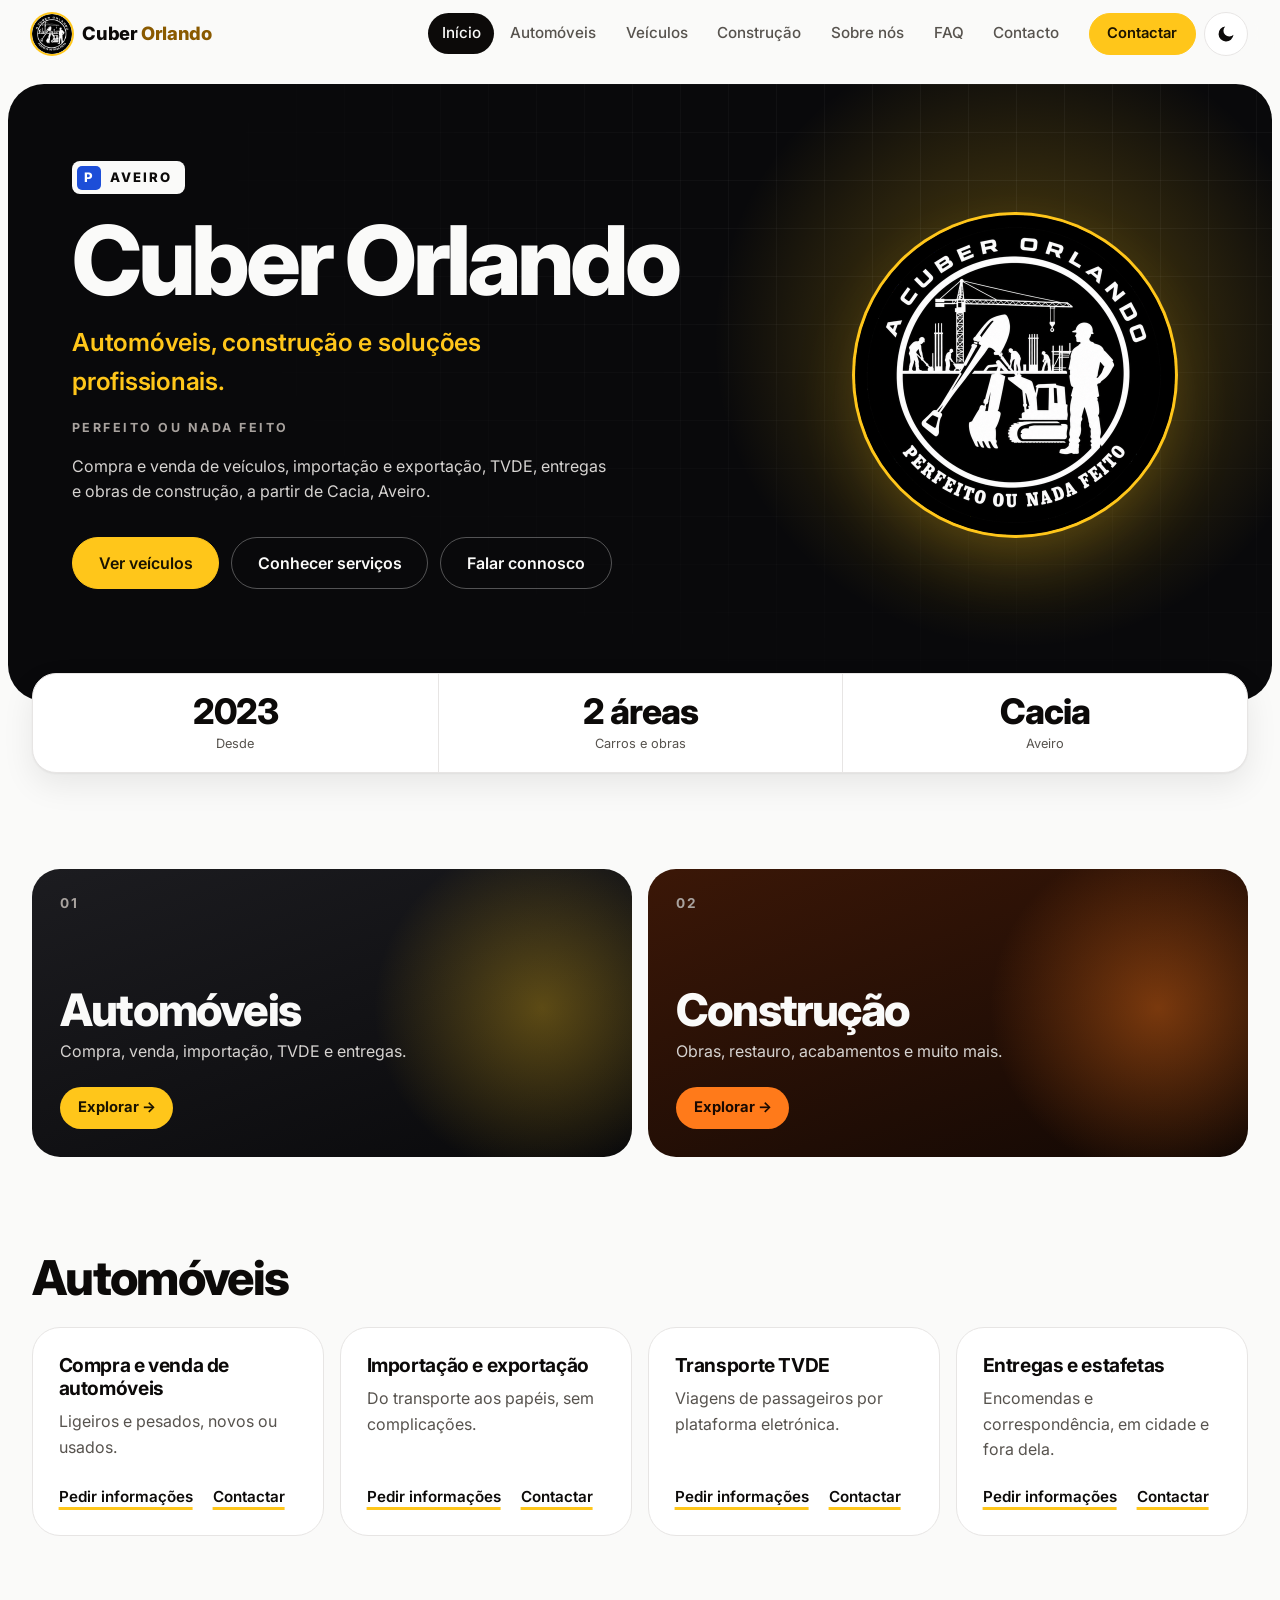
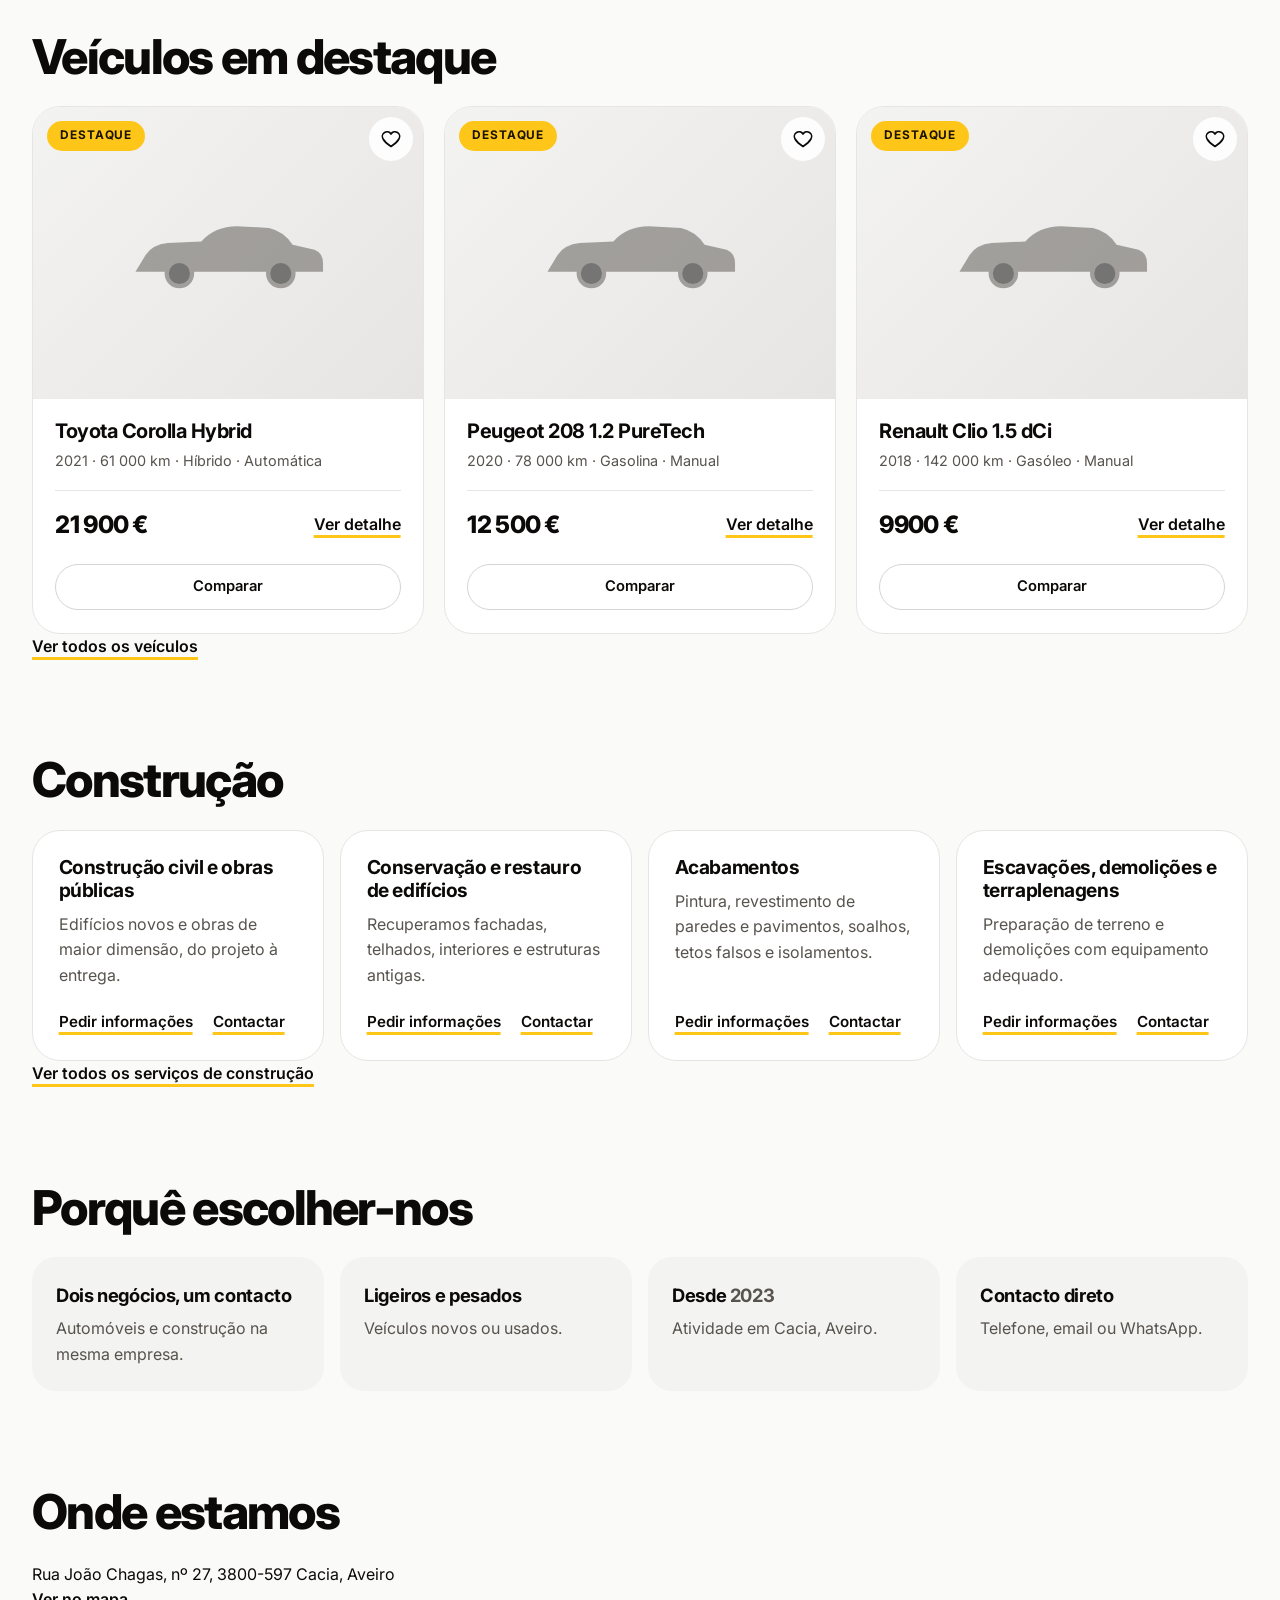
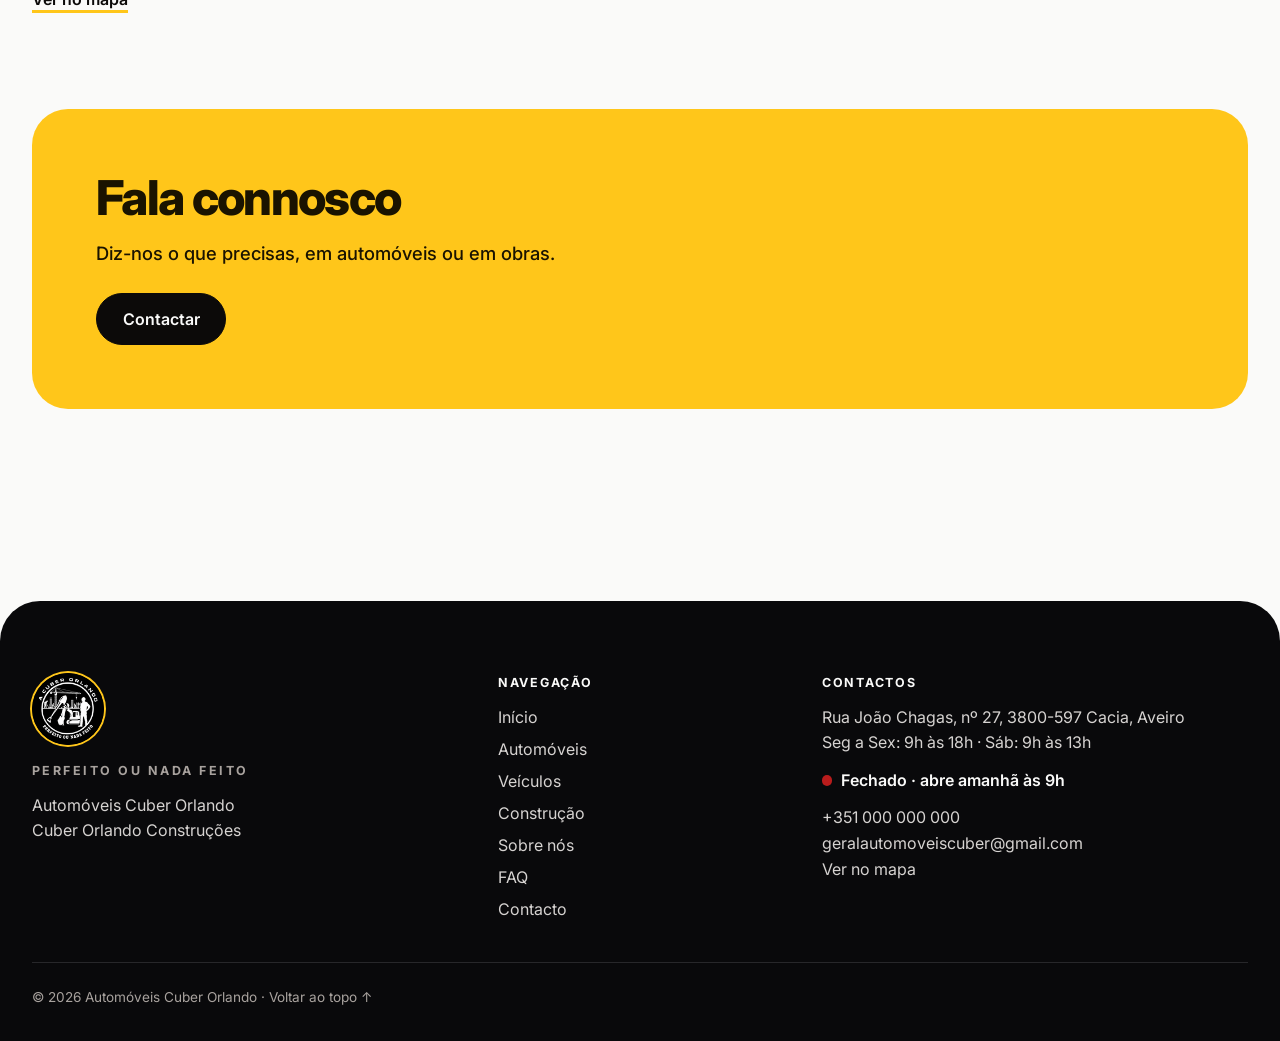
<file: index.html>
<!doctype html>
<html lang="pt-PT">
<head>
  <meta charset="utf-8">
  <meta name="viewport" content="width=device-width, initial-scale=1">
  <title>Automóveis, construção e soluções profissionais | Cuber Orlando</title>
  <meta name="description" content="Cuber Orlando: automóveis, importação e exportação, TVDE, entregas e construção, em Cacia, Aveiro.">
  <meta name="theme-color" content="#1c2024">
  <link rel="icon" type="image/png" href="img/favicon.png">
  <meta property="og:image" content="img/logo-640.png">
  <meta property="og:type" content="website"><meta property="og:locale" content="pt_PT">
  <meta property="og:title" content="Automóveis, construção e soluções profissionais | Cuber Orlando"><meta property="og:description" content="Cuber Orlando: automóveis, importação e exportação, TVDE, entregas e construção, em Cacia, Aveiro.">
  <meta name="twitter:card" content="summary"><meta name="twitter:title" content="Automóveis, construção e soluções profissionais | Cuber Orlando"><meta name="twitter:description" content="Cuber Orlando: automóveis, importação e exportação, TVDE, entregas e construção, em Cacia, Aveiro.">
  <link rel="preconnect" href="https://fonts.googleapis.com">
  <link rel="preconnect" href="https://fonts.gstatic.com" crossorigin>
  <link href="https://fonts.googleapis.com/css2?family=Inter:wght@400;500;600;700;800&display=swap" rel="stylesheet">
  <script>try{var t=JSON.parse(localStorage.getItem("tema"));if(t!=="dark"&&t!=="light")t=matchMedia("(prefers-color-scheme:dark)").matches?"dark":"light";document.documentElement.dataset.theme=t}catch(e){}</script>
  <link rel="stylesheet" href="css/style.css">
  <script type="application/ld+json">{"@context":"https://schema.org","@type":"AutoDealer","name":"Automóveis Cuber Orlando","address":{"@type":"PostalAddress","streetAddress":"Rua João Chagas, 27","postalCode":"3800-597","addressLocality":"Cacia, Aveiro","addressCountry":"PT"}}</script>
</head>
<body data-page="index">
<main>
<section class="hero"><div class="hero-in"><div>
  <div class="matricula" aria-hidden="true"><span>P</span> AVEIRO</div>
  <h1>Cuber Orlando</h1>
  <p class="lead">Automóveis, construção e soluções profissionais.</p>
  <p class="lema">Perfeito ou nada feito</p>
  <p>Compra e venda de veículos, importação e exportação, TVDE, entregas e obras de construção, a partir de Cacia, Aveiro.</p>
  <div class="botoes"><a class="botao" href="veiculos.html">Ver veículos</a><a class="botao sec" href="servicos.html">Conhecer serviços</a><a class="botao sec" data-wa="Olá! Gostaria de entrar em contacto com a Cuber Orlando." href="#">Falar connosco</a></div></div>
  <img class="hero-logo" src="img/logo-640.png" alt="Logótipo Cuber Orlando: Perfeito ou nada feito" width="320" height="320">
</div></section>
<ul class="stats" aria-label="Em resumo"><li><strong data-desde></strong><span>Desde</span></li><li><strong>2 áreas</strong><span>Carros e obras</span></li><li><strong>Cacia</strong><span>Aveiro</span></li></ul>
<section class="bloco"><div class="duo">
  <a class="via" href="automoveis.html"><small aria-hidden="true">01</small><h3>Automóveis</h3><p>Compra, venda, importação, TVDE e entregas.</p><span aria-hidden="true">Explorar &rarr;</span></a>
  <a class="via obras" href="construcoes.html"><small aria-hidden="true">02</small><h3>Construção</h3><p>Obras, restauro, acabamentos e muito mais.</p><span aria-hidden="true">Explorar &rarr;</span></a>
</div></section>
<section class="bloco"><h2>Automóveis</h2><ul class="servicos" id="servicos-curto"></ul></section>
<section class="bloco"><h2>Veículos em destaque</h2><div class="grade" id="destaques"></div><p><a class="lnk" href="veiculos.html">Ver todos os veículos</a></p></section>
<section class="bloco"><h2>Construção</h2><ul class="servicos" id="home-obras"></ul><p><a class="lnk" href="construcoes.html">Ver todos os serviços de construção</a></p></section>
<section class="bloco"><h2>Porquê escolher-nos</h2><ul class="fatos">
  <li><strong>Dois negócios, um contacto</strong><span>Automóveis e construção na mesma empresa.</span></li>
  <li><strong>Ligeiros e pesados</strong><span>Veículos novos ou usados.</span></li>
  <li><strong>Desde <span data-desde></span></strong><span>Atividade em Cacia, Aveiro.</span></li>
  <li><strong>Contacto direto</strong><span>Telefone, email ou WhatsApp.</span></li></ul></section>
<section class="bloco"><h2>Onde estamos</h2><address><span data-morada></span><br><a class="lnk" data-mapa target="_blank" rel="noopener" href="#">Ver no mapa</a></address></section>
<section class="faixa"><h2>Fala connosco</h2><p>Diz-nos o que precisas, em automóveis ou em obras.</p><a class="botao" href="contacto.html">Contactar</a></section>
</main>
<script src="js/dados.js" defer></script>
<script src="js/main.js" defer></script>
</body>
</html>
</file>
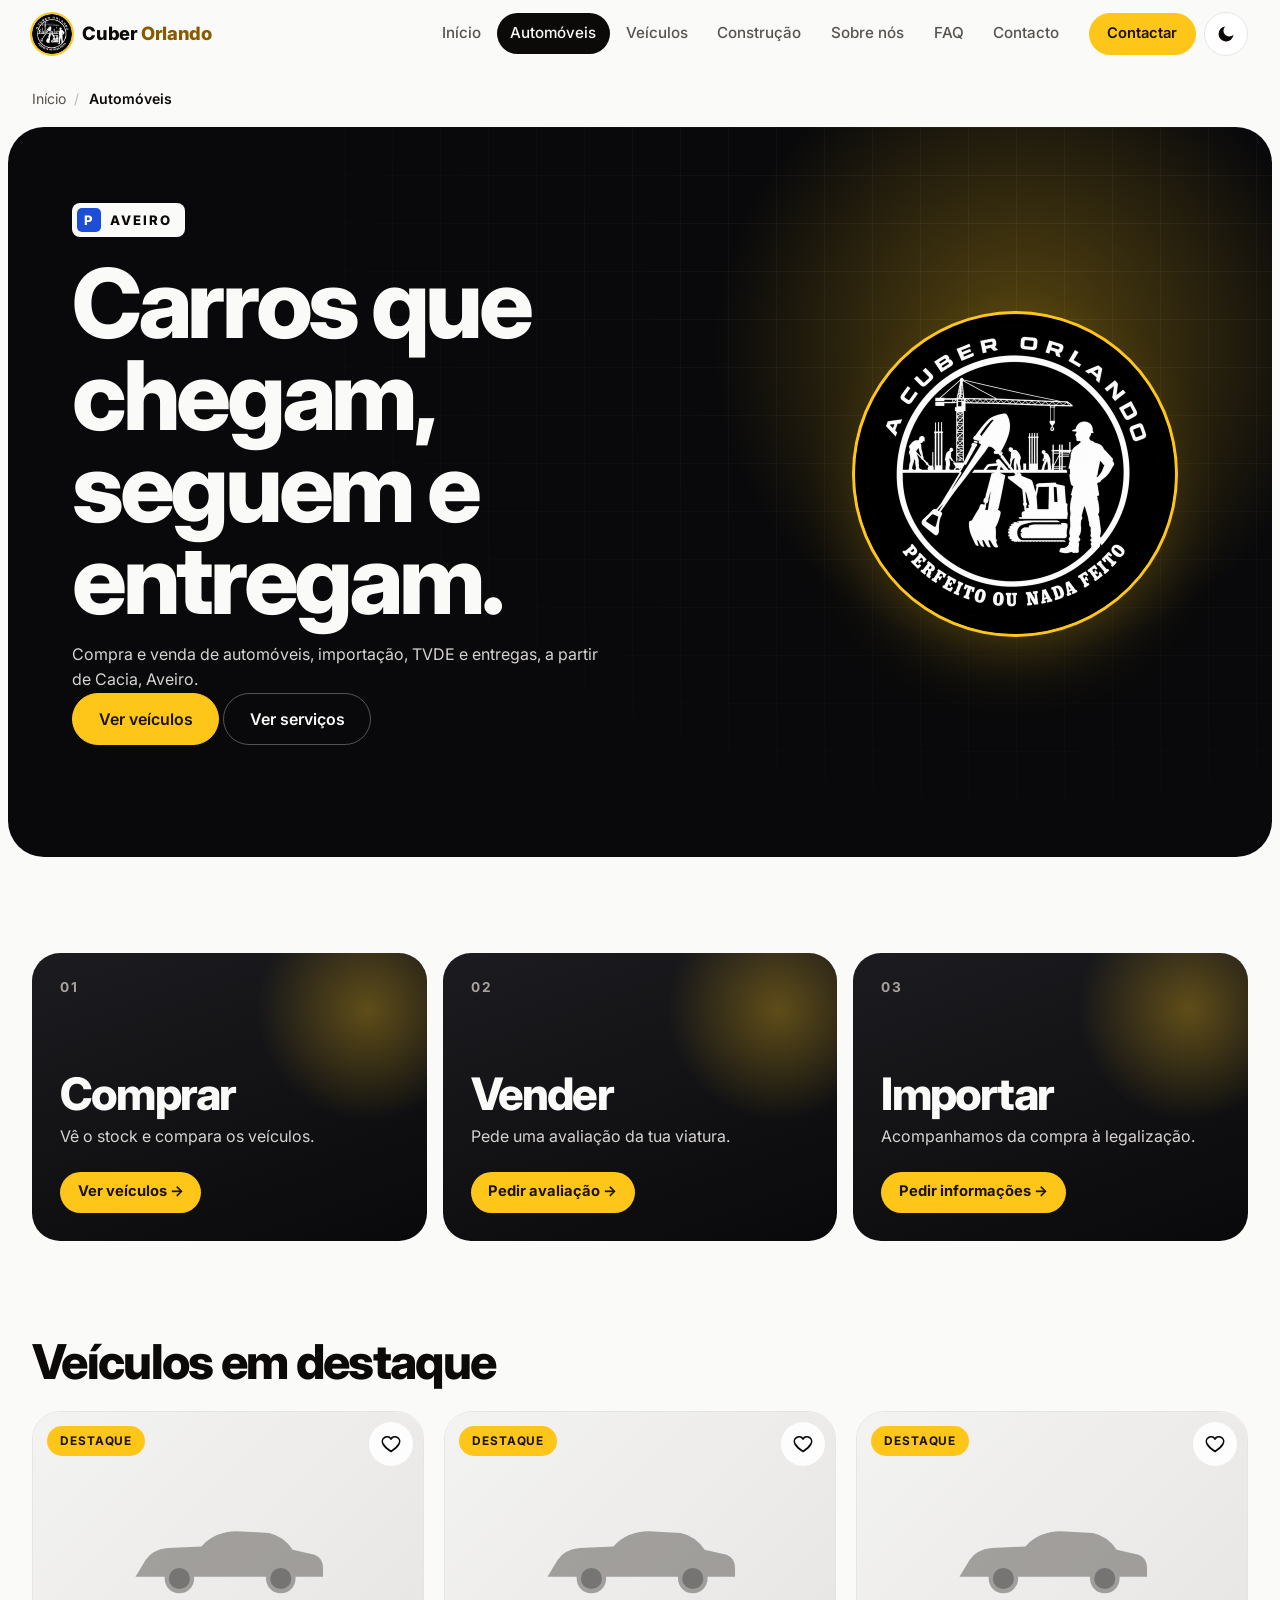
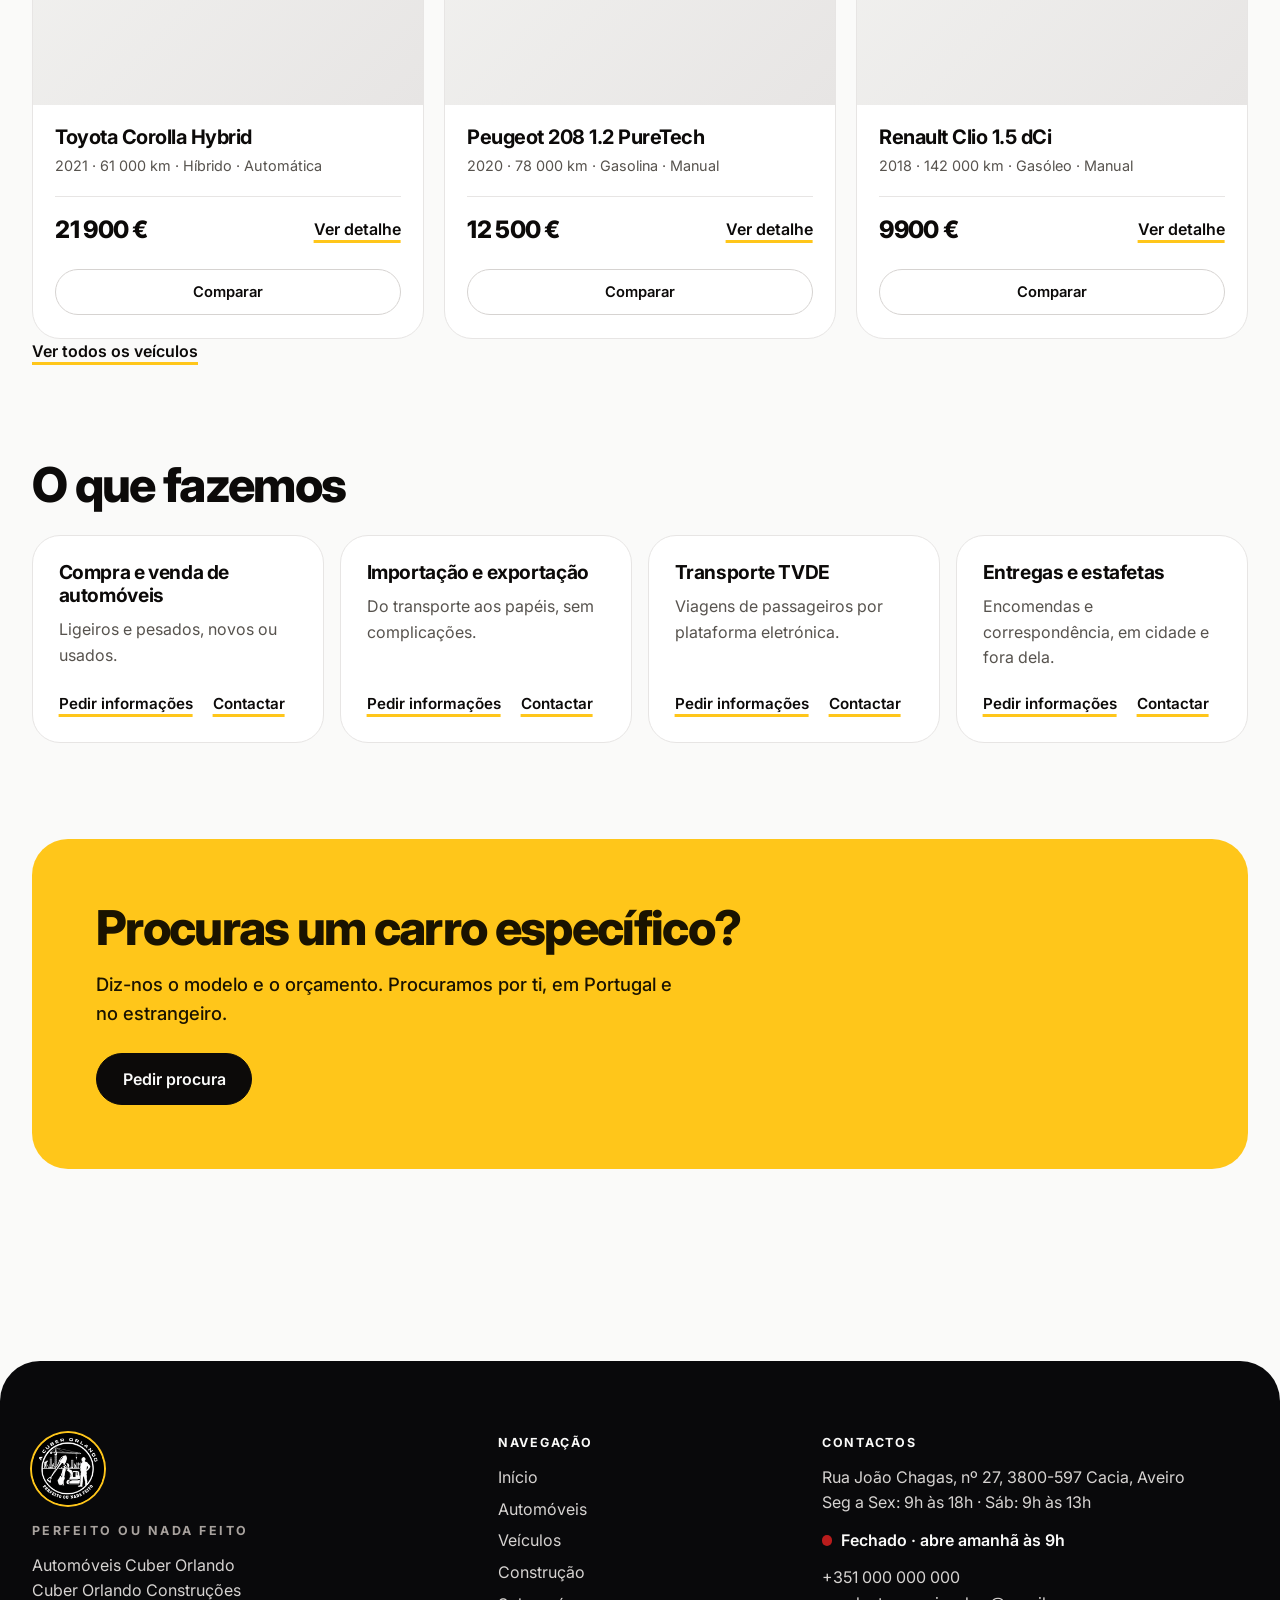
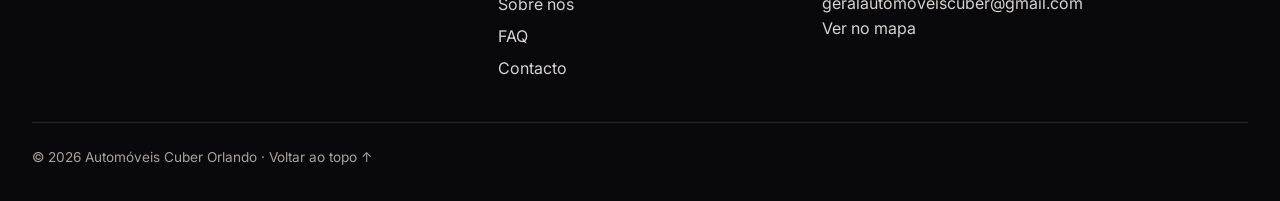
<file: automoveis.html>
<!doctype html>
<html lang="pt-PT">
<head>
  <meta charset="utf-8">
  <meta name="viewport" content="width=device-width, initial-scale=1">
  <title>Automóveis | Cuber Orlando</title>
  <meta name="description" content="Compra e venda, importação e exportação de veículos, TVDE e entregas em Cacia, Aveiro.">
  <meta name="theme-color" content="#1c2024">
  <link rel="icon" type="image/png" href="img/favicon.png">
  <meta property="og:image" content="img/logo-640.png">
  <meta property="og:type" content="website"><meta property="og:locale" content="pt_PT">
  <meta property="og:title" content="Automóveis | Cuber Orlando"><meta property="og:description" content="Compra e venda, importação e exportação de veículos, TVDE e entregas em Cacia, Aveiro.">
  <meta name="twitter:card" content="summary"><meta name="twitter:title" content="Automóveis | Cuber Orlando"><meta name="twitter:description" content="Compra e venda, importação e exportação de veículos, TVDE e entregas em Cacia, Aveiro.">
  <link rel="preconnect" href="https://fonts.googleapis.com">
  <link rel="preconnect" href="https://fonts.gstatic.com" crossorigin>
  <link href="https://fonts.googleapis.com/css2?family=Inter:wght@400;500;600;700;800&display=swap" rel="stylesheet">
  <script>try{var t=JSON.parse(localStorage.getItem("tema"));if(t!=="dark"&&t!=="light")t=matchMedia("(prefers-color-scheme:dark)").matches?"dark":"light";document.documentElement.dataset.theme=t}catch(e){}</script>
  <link rel="stylesheet" href="css/style.css">
  <script type="application/ld+json">{"@context":"https://schema.org","@type":"AutoDealer","name":"Automóveis Cuber Orlando","address":{"@type":"PostalAddress","streetAddress":"Rua João Chagas, 27","postalCode":"3800-597","addressLocality":"Cacia, Aveiro","addressCountry":"PT"}}</script>
</head>
<body data-page="automoveis">
<main>

<section class="hero"><div class="hero-in">
  <div>
    <div class="matricula" aria-hidden="true"><span>P</span> AVEIRO</div>
    <h1>Carros que chegam,<br>seguem e entregam.</h1>
    <p>Compra e venda de automóveis, importação, TVDE e entregas, a partir de Cacia, Aveiro.</p>
    <a class="botao" href="veiculos.html">Ver veículos</a>
    <a class="botao sec" href="servicos.html">Ver serviços</a>
  </div>
  <img class="hero-logo" src="img/logo-640.png" alt="Logótipo Cuber Orlando: Perfeito ou nada feito" width="320" height="320"></div></section>
<section class="bloco"><div class="duo tres">
  <a class="via" href="veiculos.html"><small aria-hidden="true">01</small><h3>Comprar</h3><p>Vê o stock e compara os veículos.</p><span aria-hidden="true">Ver veículos &rarr;</span></a>
  <a class="via" href="contacto.html?assunto=Avalia%C3%A7%C3%A3o%20da%20minha%20viatura"><small aria-hidden="true">02</small><h3>Vender</h3><p>Pede uma avaliação da tua viatura.</p><span aria-hidden="true">Pedir avaliação &rarr;</span></a>
  <a class="via" href="contacto.html?assunto=Importa%C3%A7%C3%A3o%20de%20ve%C3%ADculo"><small aria-hidden="true">03</small><h3>Importar</h3><p>Acompanhamos da compra à legalização.</p><span aria-hidden="true">Pedir informações &rarr;</span></a>
</div></section>
<section class="bloco"><h2>Veículos em destaque</h2><div class="grade" id="destaques"></div><p><a class="lnk" href="veiculos.html">Ver todos os veículos</a></p></section>
<section class="bloco"><h2>O que fazemos</h2><ul class="servicos" id="servicos-curto"></ul></section>
<section class="faixa"><h2>Procuras um carro específico?</h2><p>Diz-nos o modelo e o orçamento. Procuramos por ti, em Portugal e no estrangeiro.</p>
<a class="botao" href="contacto.html?assunto=Procura%20de%20ve%C3%ADculo">Pedir procura</a></section>

</main>
<script src="js/dados.js" defer></script>
<script src="js/main.js" defer></script>
</body>
</html>
</file>
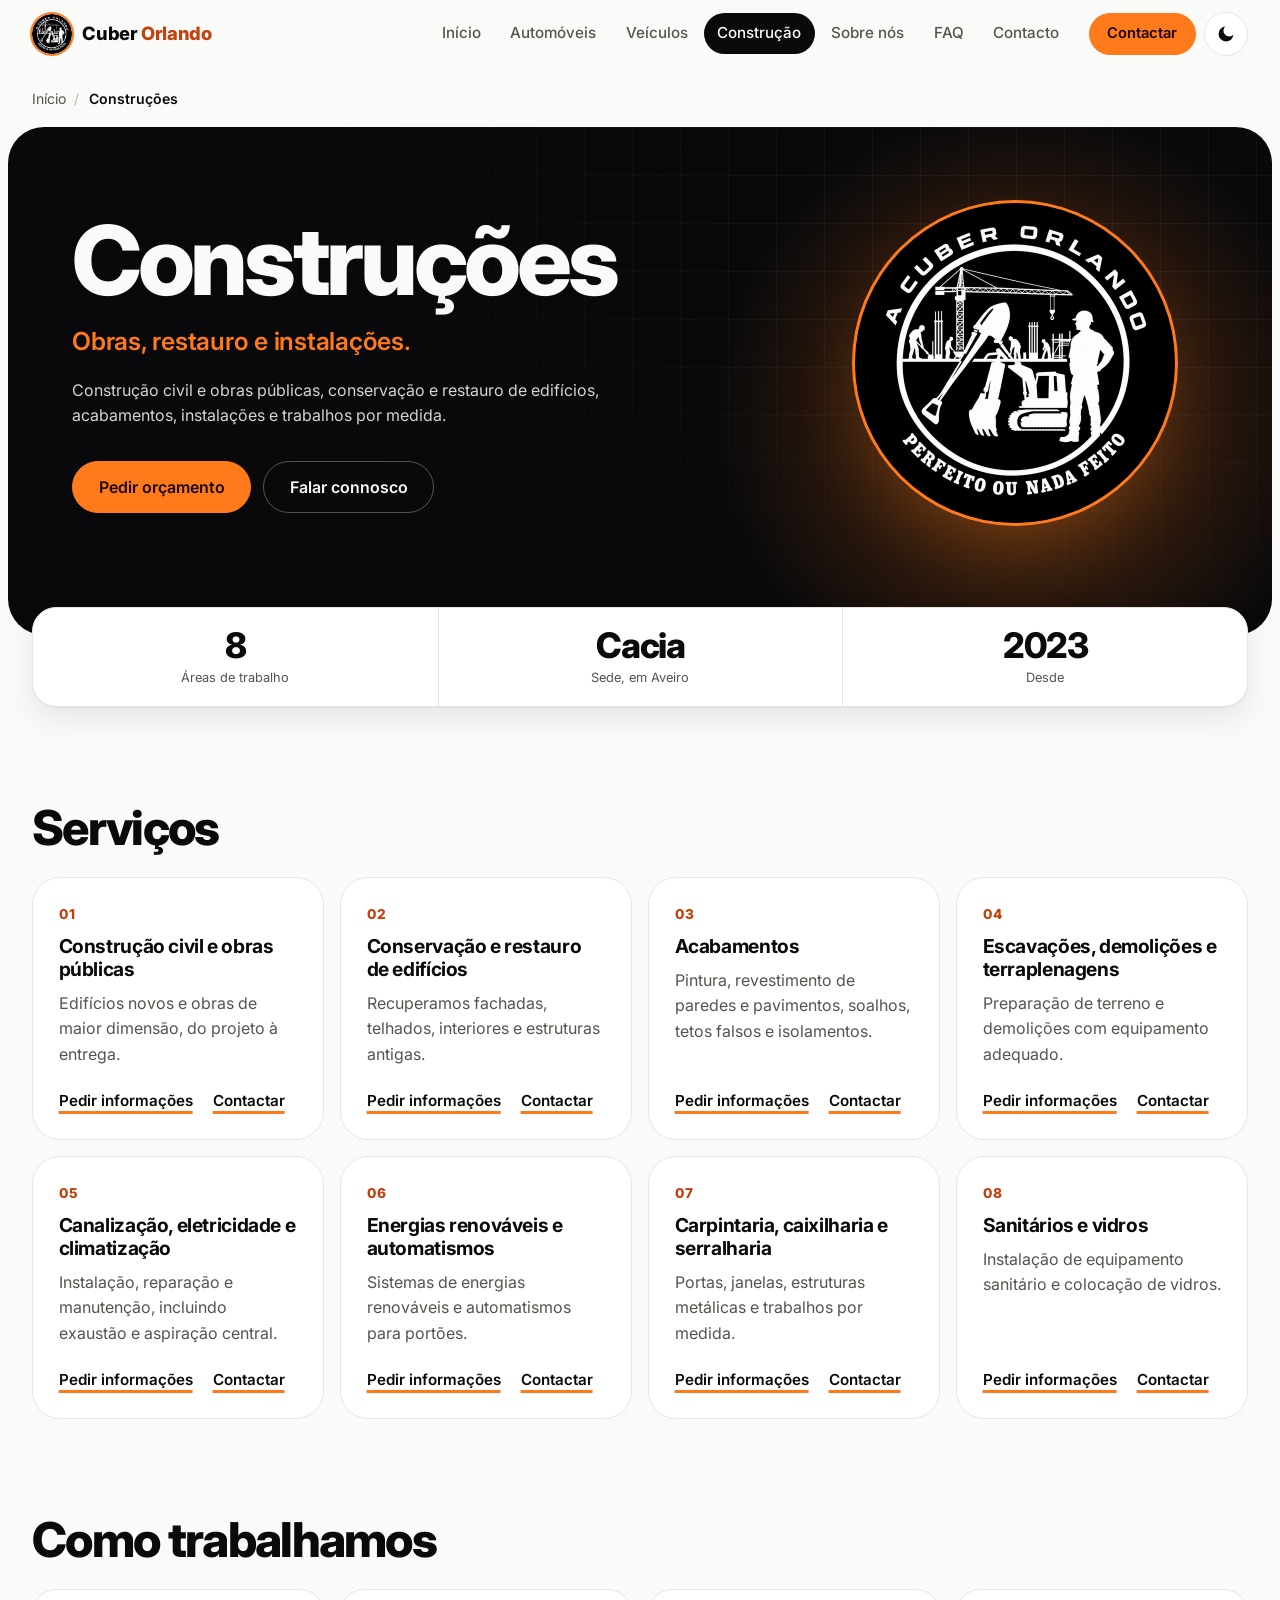
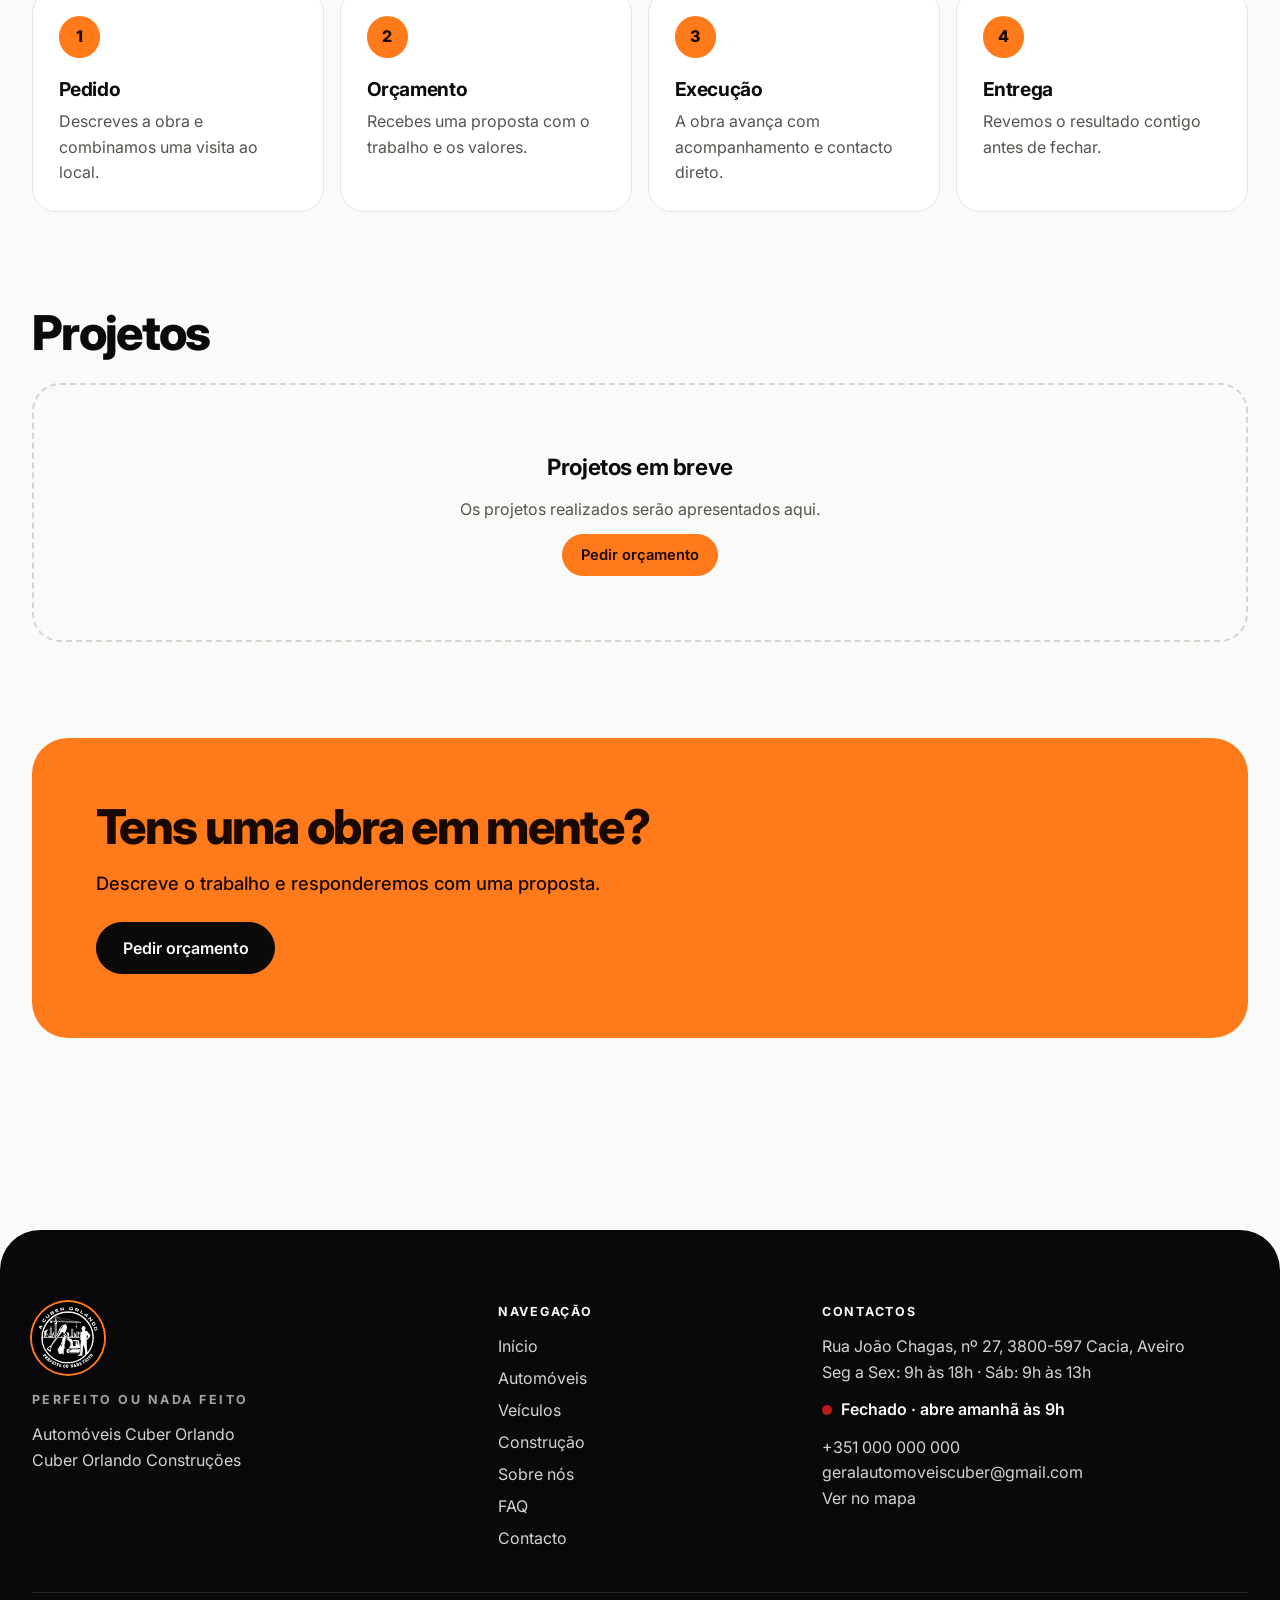
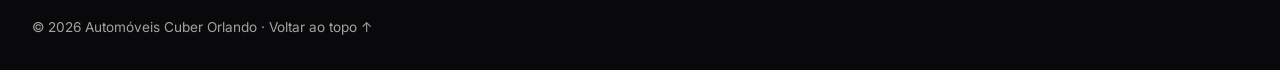
<file: construcoes.html>
<!doctype html>
<html lang="pt-PT">
<head>
  <meta charset="utf-8">
  <meta name="viewport" content="width=device-width, initial-scale=1">
  <title>Construções | Cuber Orlando</title>
  <meta name="description" content="Construção civil, restauro, acabamentos e instalações em Aveiro.">
  <meta name="theme-color" content="#1c2024">
  <link rel="icon" type="image/png" href="img/favicon.png">
  <meta property="og:image" content="img/logo-640.png">
  <meta property="og:type" content="website"><meta property="og:locale" content="pt_PT">
  <meta property="og:title" content="Construções | Cuber Orlando"><meta property="og:description" content="Construção civil, restauro, acabamentos e instalações em Aveiro.">
  <meta name="twitter:card" content="summary"><meta name="twitter:title" content="Construções | Cuber Orlando"><meta name="twitter:description" content="Construção civil, restauro, acabamentos e instalações em Aveiro.">
  <link rel="preconnect" href="https://fonts.googleapis.com">
  <link rel="preconnect" href="https://fonts.gstatic.com" crossorigin>
  <link href="https://fonts.googleapis.com/css2?family=Inter:wght@400;500;600;700;800&display=swap" rel="stylesheet">
  <script>try{var t=JSON.parse(localStorage.getItem("tema"));if(t!=="dark"&&t!=="light")t=matchMedia("(prefers-color-scheme:dark)").matches?"dark":"light";document.documentElement.dataset.theme=t}catch(e){}</script>
  <link rel="stylesheet" href="css/style.css">
  <script type="application/ld+json">{"@context":"https://schema.org","@type":"AutoDealer","name":"Automóveis Cuber Orlando","address":{"@type":"PostalAddress","streetAddress":"Rua João Chagas, 27","postalCode":"3800-597","addressLocality":"Cacia, Aveiro","addressCountry":"PT"}}</script>
</head>
<body data-page="construcoes">
<main>
<section class="hero"><div class="hero-in"><div>
  <h1>Construções</h1><p class="lead">Obras, restauro e instalações.</p>
  <p>Construção civil e obras públicas, conservação e restauro de edifícios, acabamentos, instalações e trabalhos por medida.</p>
  <div class="botoes"><a class="botao" href="contacto.html?empresa=Constru%C3%A7%C3%B5es&assunto=Pedido%20de%20or%C3%A7amento">Pedir orçamento</a><a class="botao sec" data-wa="Olá! Gostaria de pedir um orçamento de construção." href="#">Falar connosco</a></div></div>
  <img class="hero-logo" src="img/logo-640.png" alt="Logótipo Cuber Orlando: Perfeito ou nada feito" width="320" height="320"></div></section>
<ul class="stats" aria-label="Em resumo"><li><strong data-n-obras></strong><span>Áreas de trabalho</span></li><li><strong>Cacia</strong><span>Sede, em Aveiro</span></li><li><strong data-desde></strong><span>Desde</span></li></ul>
<section class="bloco"><h2>Serviços</h2><ul class="servicos" id="obras-servicos"></ul></section>
<section class="bloco"><h2>Como trabalhamos</h2><ol class="passos"><li><strong>Pedido</strong><span>Descreves a obra e combinamos uma visita ao local.</span></li><li><strong>Orçamento</strong><span>Recebes uma proposta com o trabalho e os valores.</span></li><li><strong>Execução</strong><span>A obra avança com acompanhamento e contacto direto.</span></li><li><strong>Entrega</strong><span>Revemos o resultado contigo antes de fechar.</span></li></ol></section>
<section class="bloco"><h2>Projetos</h2><div class="grade" id="obras-galeria"></div></section>
<section class="faixa"><h2>Tens uma obra em mente?</h2><p>Descreve o trabalho e responderemos com uma proposta.</p><a class="botao" href="contacto.html?empresa=Constru%C3%A7%C3%B5es&assunto=Pedido%20de%20or%C3%A7amento">Pedir orçamento</a></section>
</main>
<script src="js/dados.js" defer></script>
<script src="js/main.js" defer></script>
</body>
</html>
</file>
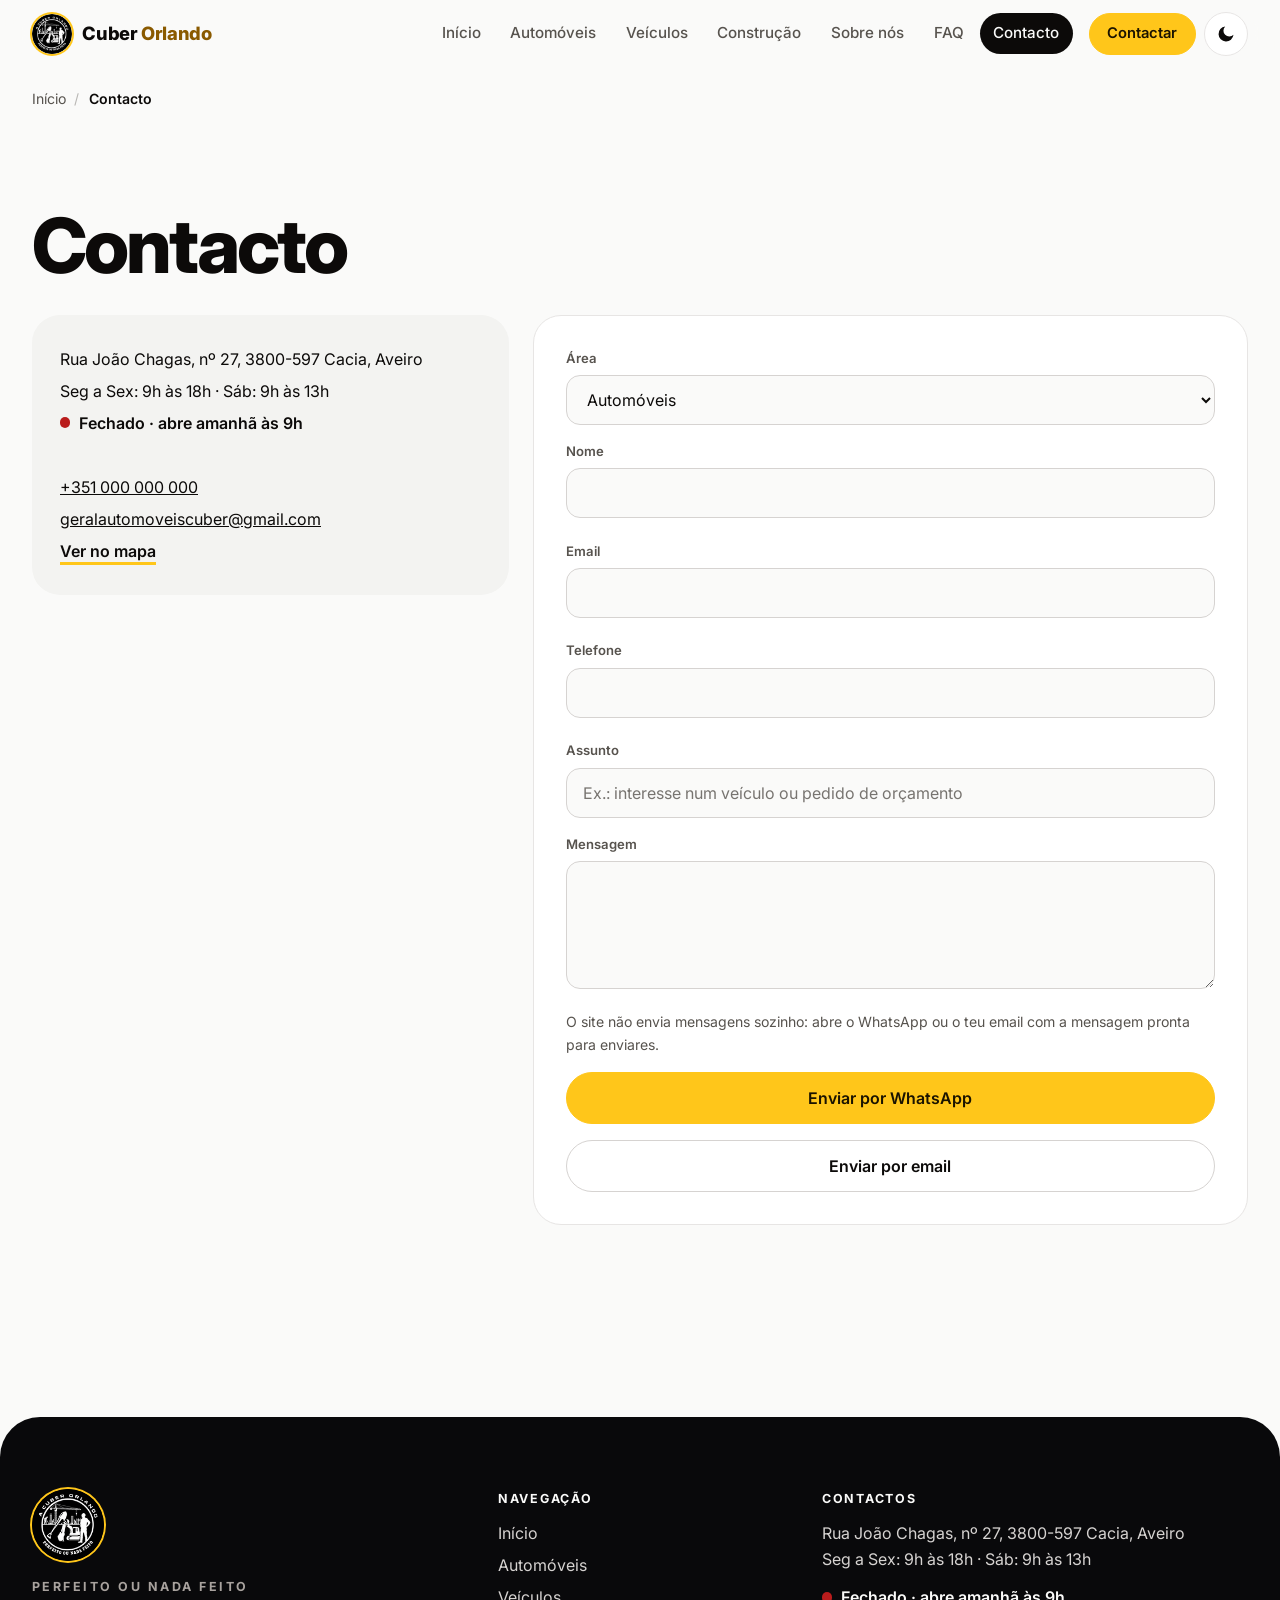
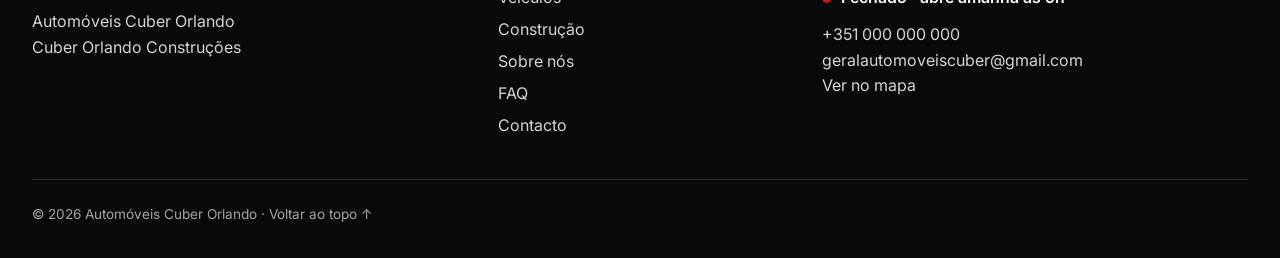
<file: contacto.html>
<!doctype html>
<html lang="pt-PT">
<head>
  <meta charset="utf-8">
  <meta name="viewport" content="width=device-width, initial-scale=1">
  <title>Contacto | Cuber Orlando</title>
  <meta name="description" content="Contacta a Cuber Orlando por telefone, email, WhatsApp ou formulário.">
  <meta name="theme-color" content="#1c2024">
  <link rel="icon" type="image/png" href="img/favicon.png">
  <meta property="og:image" content="img/logo-640.png">
  <meta property="og:type" content="website"><meta property="og:locale" content="pt_PT">
  <meta property="og:title" content="Contacto | Cuber Orlando"><meta property="og:description" content="Contacta a Cuber Orlando por telefone, email, WhatsApp ou formulário.">
  <meta name="twitter:card" content="summary"><meta name="twitter:title" content="Contacto | Cuber Orlando"><meta name="twitter:description" content="Contacta a Cuber Orlando por telefone, email, WhatsApp ou formulário.">
  <link rel="preconnect" href="https://fonts.googleapis.com">
  <link rel="preconnect" href="https://fonts.gstatic.com" crossorigin>
  <link href="https://fonts.googleapis.com/css2?family=Inter:wght@400;500;600;700;800&display=swap" rel="stylesheet">
  <script>try{var t=JSON.parse(localStorage.getItem("tema"));if(t!=="dark"&&t!=="light")t=matchMedia("(prefers-color-scheme:dark)").matches?"dark":"light";document.documentElement.dataset.theme=t}catch(e){}</script>
  <link rel="stylesheet" href="css/style.css">
  <script type="application/ld+json">{"@context":"https://schema.org","@type":"AutoDealer","name":"Automóveis Cuber Orlando","address":{"@type":"PostalAddress","streetAddress":"Rua João Chagas, 27","postalCode":"3800-597","addressLocality":"Cacia, Aveiro","addressCountry":"PT"}}</script>
</head>
<body data-page="contacto">
<main>
<section class="bloco"><h1 class="h1">Contacto</h1>
<div class="coluna-contacto"><address id="morada"></address>
<form id="form-contacto" novalidate>
  <label>Área <select name="empresa"><option>Automóveis</option><option>Construções</option></select></label>
  <label>Nome <input name="nome" autocomplete="name" aria-describedby="e-nome" required><small class="erro-campo" id="e-nome" role="alert"></small></label>
  <label>Email <input name="email" type="email" autocomplete="email" aria-describedby="e-email"><small class="erro-campo" id="e-email" role="alert"></small></label>
  <label>Telefone <input name="telefone" type="tel" autocomplete="tel" aria-describedby="e-telefone"><small class="erro-campo" id="e-telefone" role="alert"></small></label>
  <label>Assunto <input name="assunto" placeholder="Ex.: interesse num veículo ou pedido de orçamento"></label>
  <label>Mensagem <textarea name="mensagem" rows="5" aria-describedby="e-mensagem" required></textarea><small class="erro-campo" id="e-mensagem" role="alert"></small></label>
  <p class="nota">O site não envia mensagens sozinho: abre o WhatsApp ou o teu email com a mensagem pronta para enviares.</p>
  <button class="botao" type="submit" value="wa">Enviar por WhatsApp</button>
  <button class="botao sec" type="submit" value="email">Enviar por email</button>
</form></div></section>
</main>
<script src="js/dados.js" defer></script>
<script src="js/main.js" defer></script>
</body>
</html>
</file>
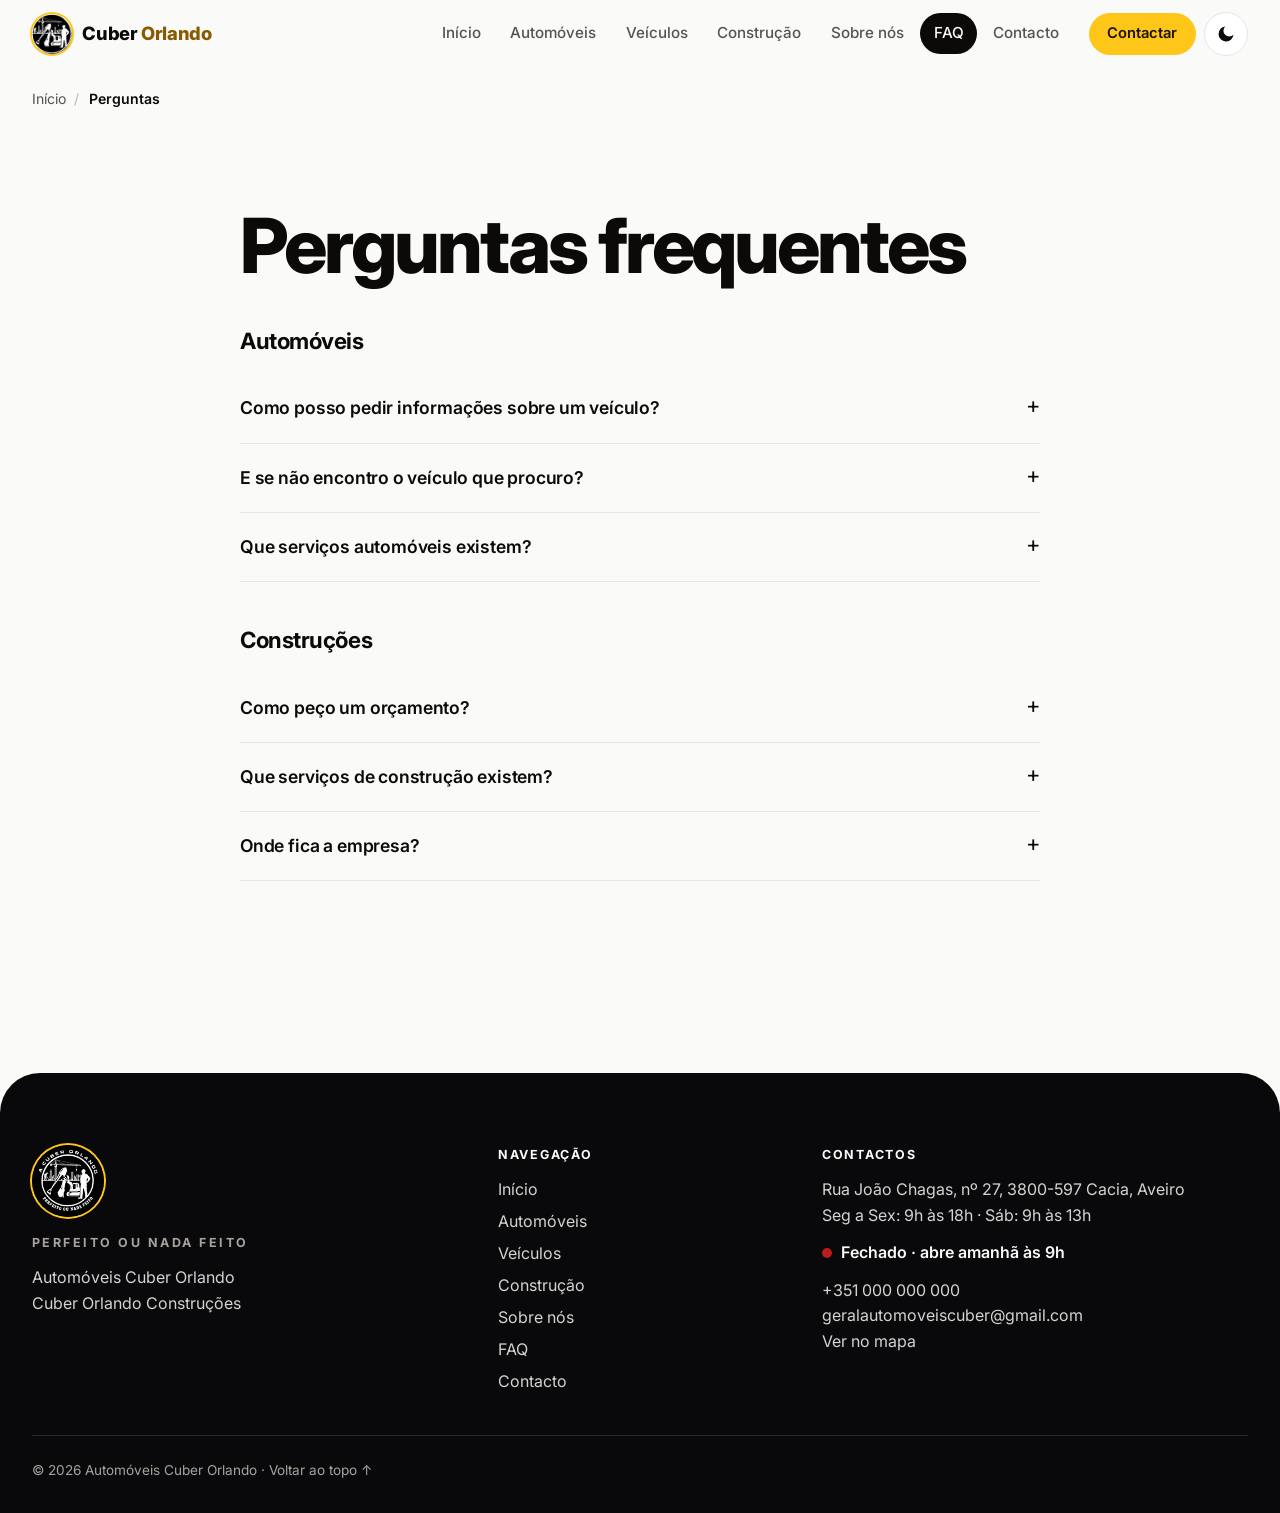
<file: faq.html>
<!doctype html>
<html lang="pt-PT">
<head>
  <meta charset="utf-8">
  <meta name="viewport" content="width=device-width, initial-scale=1">
  <title>Perguntas frequentes | Cuber Orlando</title>
  <meta name="description" content="Perguntas frequentes sobre automóveis e construção.">
  <meta name="theme-color" content="#1c2024">
  <link rel="icon" type="image/png" href="img/favicon.png">
  <meta property="og:image" content="img/logo-640.png">
  <meta property="og:type" content="website"><meta property="og:locale" content="pt_PT">
  <meta property="og:title" content="Perguntas frequentes | Cuber Orlando"><meta property="og:description" content="Perguntas frequentes sobre automóveis e construção.">
  <meta name="twitter:card" content="summary"><meta name="twitter:title" content="Perguntas frequentes | Cuber Orlando"><meta name="twitter:description" content="Perguntas frequentes sobre automóveis e construção.">
  <link rel="preconnect" href="https://fonts.googleapis.com">
  <link rel="preconnect" href="https://fonts.gstatic.com" crossorigin>
  <link href="https://fonts.googleapis.com/css2?family=Inter:wght@400;500;600;700;800&display=swap" rel="stylesheet">
  <script>try{var t=JSON.parse(localStorage.getItem("tema"));if(t!=="dark"&&t!=="light")t=matchMedia("(prefers-color-scheme:dark)").matches?"dark":"light";document.documentElement.dataset.theme=t}catch(e){}</script>
  <link rel="stylesheet" href="css/style.css">
  <script type="application/ld+json">{"@context":"https://schema.org","@type":"AutoDealer","name":"Automóveis Cuber Orlando","address":{"@type":"PostalAddress","streetAddress":"Rua João Chagas, 27","postalCode":"3800-597","addressLocality":"Cacia, Aveiro","addressCountry":"PT"}}</script>
</head>
<body data-page="faq">
<main>
<section class="bloco estreito"><h1 class="h1">Perguntas frequentes</h1><div id="faq"></div>
<div id="opinioes-sec"><h2 class="sub">Opiniões de clientes</h2><div id="opinioes" class="opinioes"></div></div></section>
</main>
<script src="js/dados.js" defer></script>
<script src="js/main.js" defer></script>
</body>
</html>
</file>
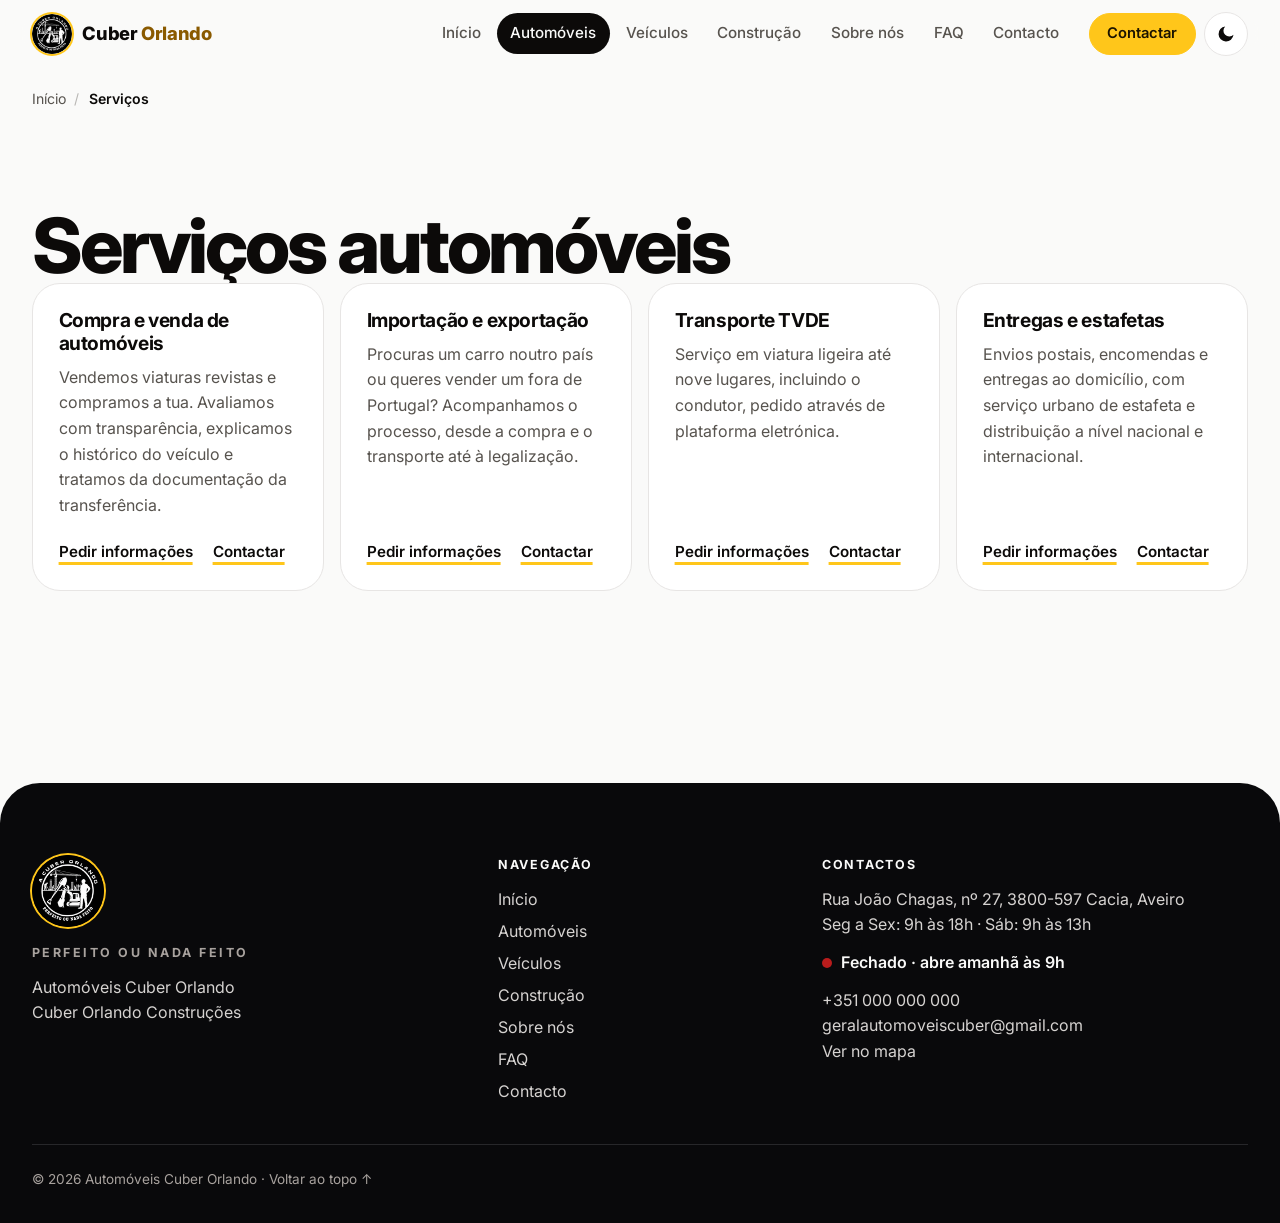
<file: servicos.html>
<!doctype html>
<html lang="pt-PT">
<head>
  <meta charset="utf-8">
  <meta name="viewport" content="width=device-width, initial-scale=1">
  <title>Serviços automóveis | Cuber Orlando</title>
  <meta name="description" content="Compra e venda, importação e exportação, TVDE e entregas.">
  <meta name="theme-color" content="#1c2024">
  <link rel="icon" type="image/png" href="img/favicon.png">
  <meta property="og:image" content="img/logo-640.png">
  <meta property="og:type" content="website"><meta property="og:locale" content="pt_PT">
  <meta property="og:title" content="Serviços automóveis | Cuber Orlando"><meta property="og:description" content="Compra e venda, importação e exportação, TVDE e entregas.">
  <meta name="twitter:card" content="summary"><meta name="twitter:title" content="Serviços automóveis | Cuber Orlando"><meta name="twitter:description" content="Compra e venda, importação e exportação, TVDE e entregas.">
  <link rel="preconnect" href="https://fonts.googleapis.com">
  <link rel="preconnect" href="https://fonts.gstatic.com" crossorigin>
  <link href="https://fonts.googleapis.com/css2?family=Inter:wght@400;500;600;700;800&display=swap" rel="stylesheet">
  <script>try{var t=JSON.parse(localStorage.getItem("tema"));if(t!=="dark"&&t!=="light")t=matchMedia("(prefers-color-scheme:dark)").matches?"dark":"light";document.documentElement.dataset.theme=t}catch(e){}</script>
  <link rel="stylesheet" href="css/style.css">
  <script type="application/ld+json">{"@context":"https://schema.org","@type":"AutoDealer","name":"Automóveis Cuber Orlando","address":{"@type":"PostalAddress","streetAddress":"Rua João Chagas, 27","postalCode":"3800-597","addressLocality":"Cacia, Aveiro","addressCountry":"PT"}}</script>
</head>
<body data-page="servicos">
<main>
<section class="bloco"><h1 class="h1">Serviços automóveis</h1><ul class="servicos" id="servicos-largo"></ul></section>
</main>
<script src="js/dados.js" defer></script>
<script src="js/main.js" defer></script>
</body>
</html>
</file>
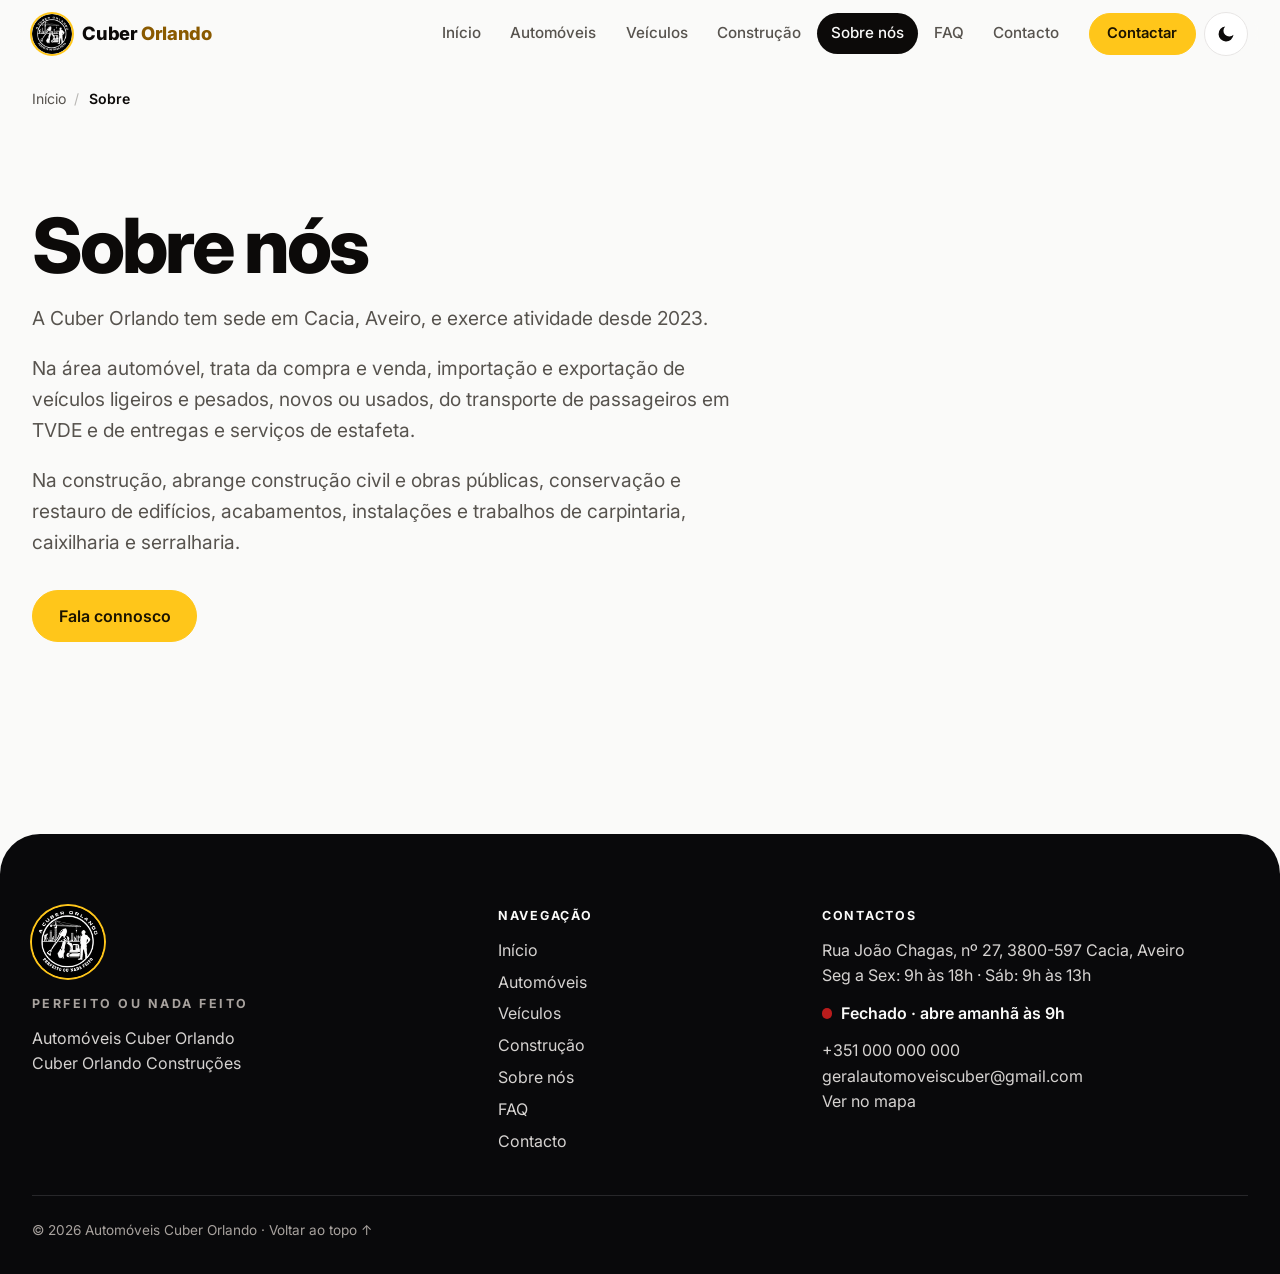
<file: sobre.html>
<!doctype html>
<html lang="pt-PT">
<head>
  <meta charset="utf-8">
  <meta name="viewport" content="width=device-width, initial-scale=1">
  <title>Sobre nós | Cuber Orlando</title>
  <meta name="description" content="Sobre a Cuber Orlando: automóveis e construção em Cacia, Aveiro.">
  <meta name="theme-color" content="#1c2024">
  <link rel="icon" type="image/png" href="img/favicon.png">
  <meta property="og:image" content="img/logo-640.png">
  <meta property="og:type" content="website"><meta property="og:locale" content="pt_PT">
  <meta property="og:title" content="Sobre nós | Cuber Orlando"><meta property="og:description" content="Sobre a Cuber Orlando: automóveis e construção em Cacia, Aveiro.">
  <meta name="twitter:card" content="summary"><meta name="twitter:title" content="Sobre nós | Cuber Orlando"><meta name="twitter:description" content="Sobre a Cuber Orlando: automóveis e construção em Cacia, Aveiro.">
  <link rel="preconnect" href="https://fonts.googleapis.com">
  <link rel="preconnect" href="https://fonts.gstatic.com" crossorigin>
  <link href="https://fonts.googleapis.com/css2?family=Inter:wght@400;500;600;700;800&display=swap" rel="stylesheet">
  <script>try{var t=JSON.parse(localStorage.getItem("tema"));if(t!=="dark"&&t!=="light")t=matchMedia("(prefers-color-scheme:dark)").matches?"dark":"light";document.documentElement.dataset.theme=t}catch(e){}</script>
  <link rel="stylesheet" href="css/style.css">
  <script type="application/ld+json">{"@context":"https://schema.org","@type":"AutoDealer","name":"Automóveis Cuber Orlando","address":{"@type":"PostalAddress","streetAddress":"Rua João Chagas, 27","postalCode":"3800-597","addressLocality":"Cacia, Aveiro","addressCountry":"PT"}}</script>
</head>
<body data-page="sobre">
<main>
<section class="bloco sobre"><h1 class="h1">Sobre nós</h1>
<p>A Cuber Orlando tem sede em Cacia, Aveiro, e exerce atividade desde <span data-desde></span>.</p>
<p>Na área automóvel, trata da compra e venda, importação e exportação de veículos ligeiros e pesados, novos ou usados, do transporte de passageiros em TVDE e de entregas e serviços de estafeta.</p>
<p>Na construção, abrange construção civil e obras públicas, conservação e restauro de edifícios, acabamentos, instalações e trabalhos de carpintaria, caixilharia e serralharia.</p>
<a class="botao" href="contacto.html">Fala connosco</a></section>
</main>
<script src="js/dados.js" defer></script>
<script src="js/main.js" defer></script>
</body>
</html>
</file>
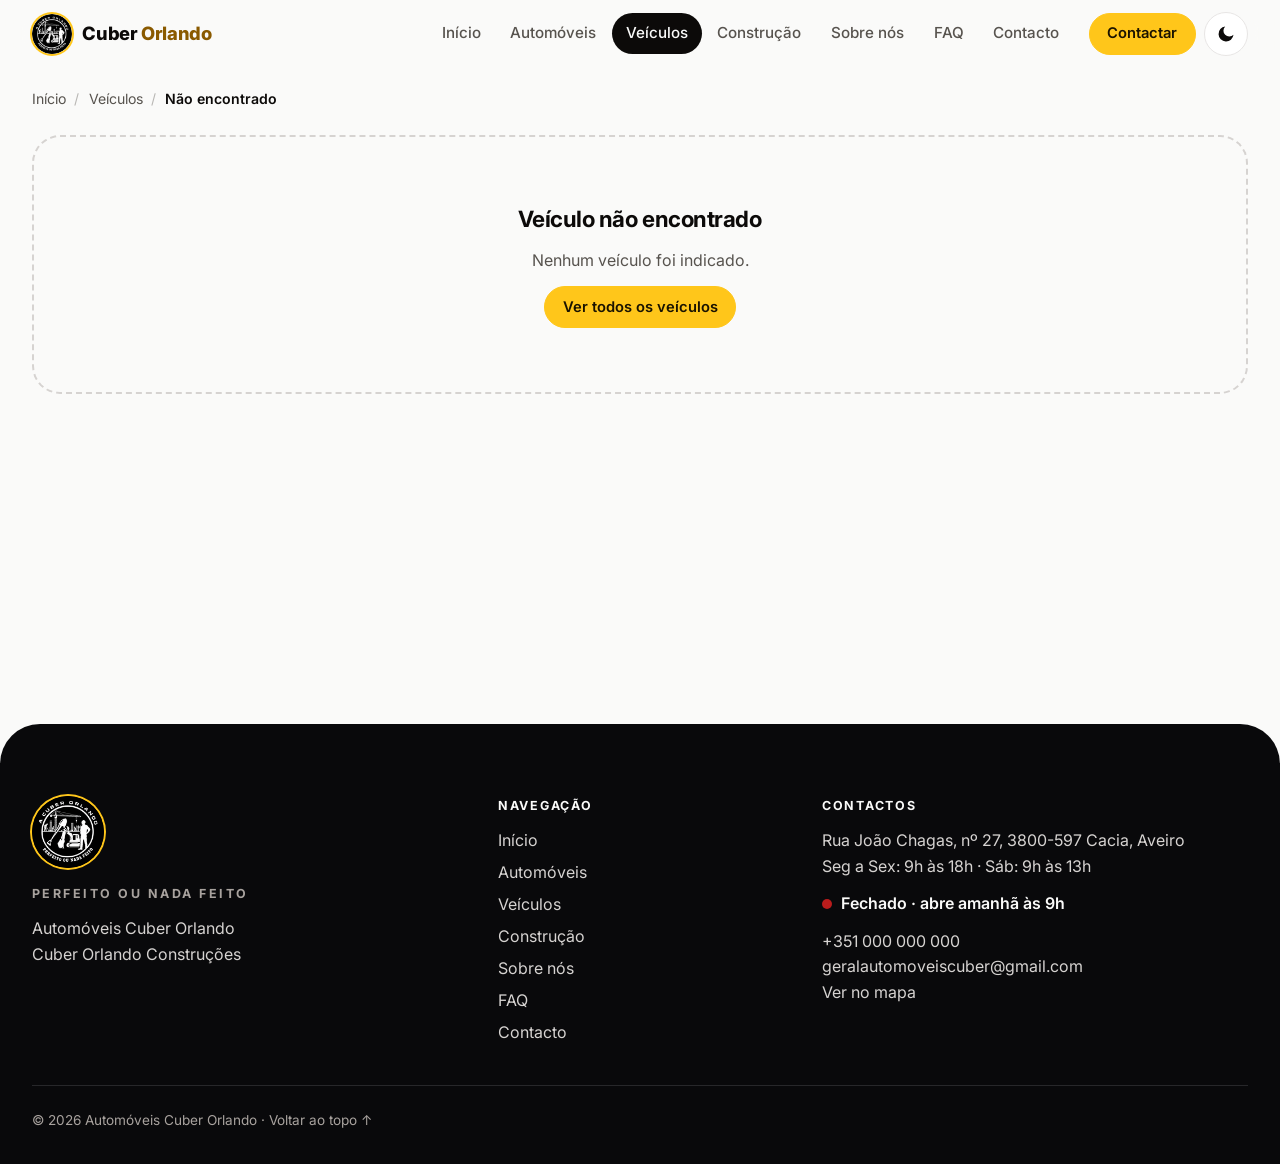
<file: veiculo.html>
<!doctype html>
<html lang="pt-PT">
<head>
  <meta charset="utf-8">
  <meta name="viewport" content="width=device-width, initial-scale=1">
  <title>Veículo | Cuber Orlando</title>
  <meta name="description" content="Detalhes do veículo.">
  <meta name="theme-color" content="#1c2024">
  <link rel="icon" type="image/png" href="img/favicon.png">
  <meta property="og:image" content="img/logo-640.png">
  <meta property="og:type" content="website"><meta property="og:locale" content="pt_PT">
  <meta property="og:title" content="Veículo | Cuber Orlando"><meta property="og:description" content="Detalhes do veículo.">
  <meta name="twitter:card" content="summary"><meta name="twitter:title" content="Veículo | Cuber Orlando"><meta name="twitter:description" content="Detalhes do veículo.">
  <link rel="preconnect" href="https://fonts.googleapis.com">
  <link rel="preconnect" href="https://fonts.gstatic.com" crossorigin>
  <link href="https://fonts.googleapis.com/css2?family=Inter:wght@400;500;600;700;800&display=swap" rel="stylesheet">
  <script>try{var t=JSON.parse(localStorage.getItem("tema"));if(t!=="dark"&&t!=="light")t=matchMedia("(prefers-color-scheme:dark)").matches?"dark":"light";document.documentElement.dataset.theme=t}catch(e){}</script>
  <link rel="stylesheet" href="css/style.css">
  <script type="application/ld+json">{"@context":"https://schema.org","@type":"AutoDealer","name":"Automóveis Cuber Orlando","address":{"@type":"PostalAddress","streetAddress":"Rua João Chagas, 27","postalCode":"3800-597","addressLocality":"Cacia, Aveiro","addressCountry":"PT"}}</script>
</head>
<body data-page="veiculo">
<main>
<section class="bloco detalhe" id="detalhe"><p>A carregar…</p></section>
</main>
<script src="js/dados.js" defer></script>
<script src="js/main.js" defer></script>
</body>
</html>
</file>
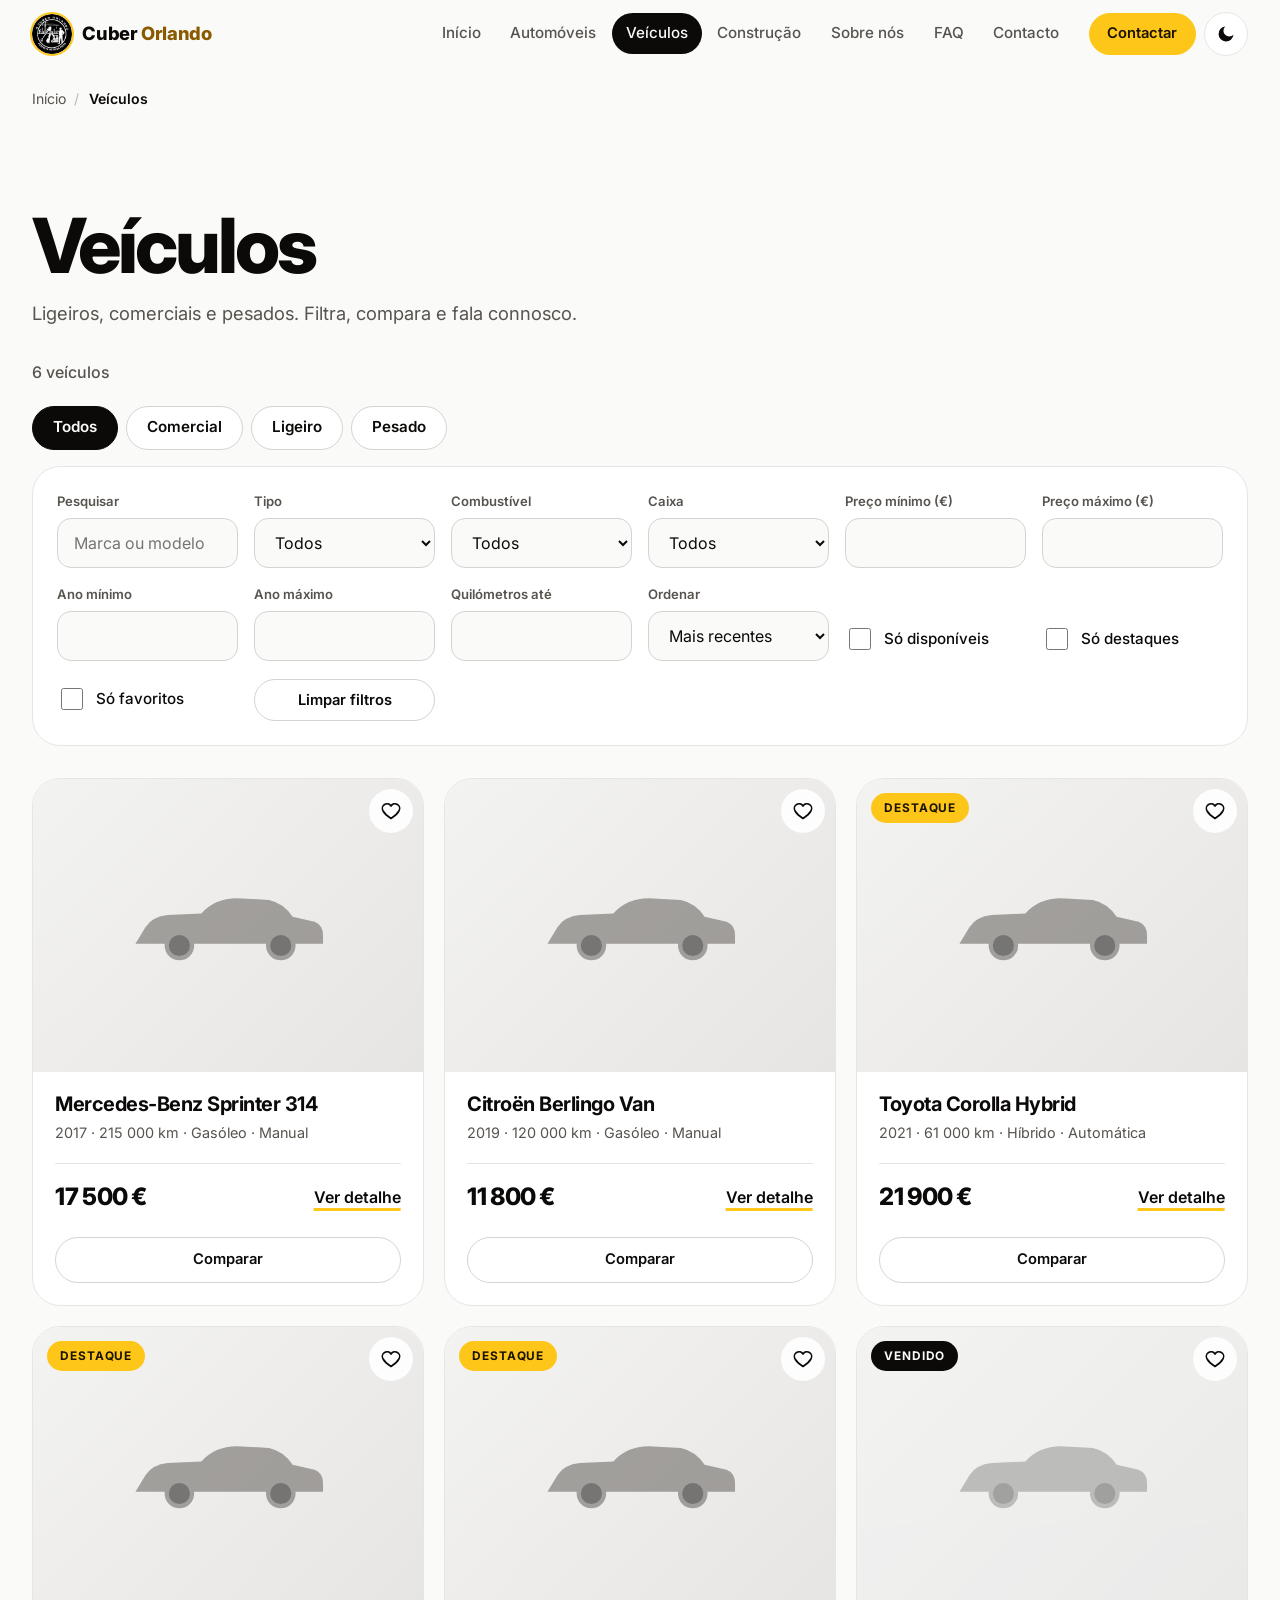
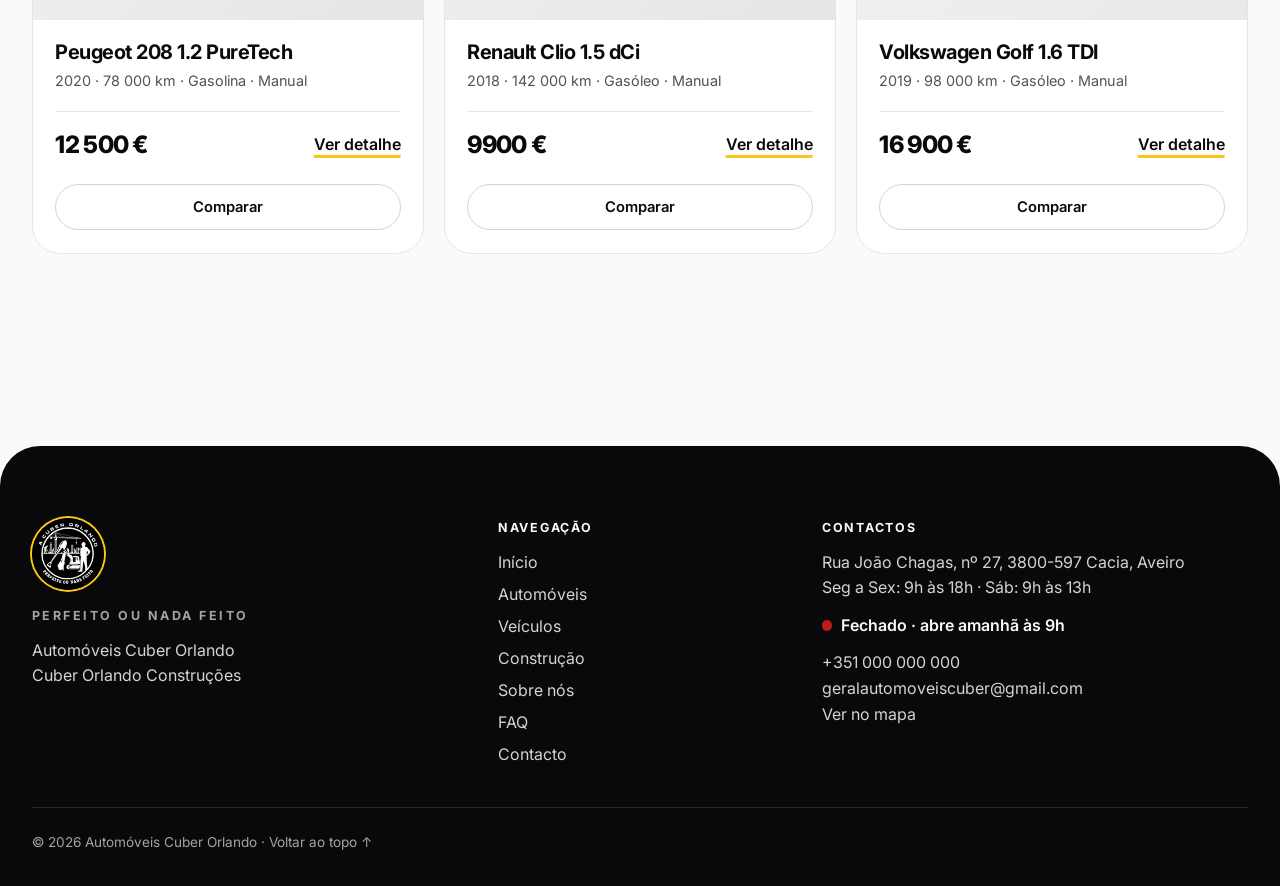
<file: veiculos.html>
<!doctype html>
<html lang="pt-PT">
<head>
  <meta charset="utf-8">
  <meta name="viewport" content="width=device-width, initial-scale=1">
  <title>Veículos à venda | Cuber Orlando</title>
  <meta name="description" content="Veículos ligeiros e pesados, novos ou usados, com filtros por marca, preço, ano e combustível.">
  <meta name="theme-color" content="#1c2024">
  <link rel="icon" type="image/png" href="img/favicon.png">
  <meta property="og:image" content="img/logo-640.png">
  <meta property="og:type" content="website"><meta property="og:locale" content="pt_PT">
  <meta property="og:title" content="Veículos à venda | Cuber Orlando"><meta property="og:description" content="Veículos ligeiros e pesados, novos ou usados, com filtros por marca, preço, ano e combustível.">
  <meta name="twitter:card" content="summary"><meta name="twitter:title" content="Veículos à venda | Cuber Orlando"><meta name="twitter:description" content="Veículos ligeiros e pesados, novos ou usados, com filtros por marca, preço, ano e combustível.">
  <link rel="preconnect" href="https://fonts.googleapis.com">
  <link rel="preconnect" href="https://fonts.gstatic.com" crossorigin>
  <link href="https://fonts.googleapis.com/css2?family=Inter:wght@400;500;600;700;800&display=swap" rel="stylesheet">
  <script>try{var t=JSON.parse(localStorage.getItem("tema"));if(t!=="dark"&&t!=="light")t=matchMedia("(prefers-color-scheme:dark)").matches?"dark":"light";document.documentElement.dataset.theme=t}catch(e){}</script>
  <link rel="stylesheet" href="css/style.css">
  <script type="application/ld+json">{"@context":"https://schema.org","@type":"AutoDealer","name":"Automóveis Cuber Orlando","address":{"@type":"PostalAddress","streetAddress":"Rua João Chagas, 27","postalCode":"3800-597","addressLocality":"Cacia, Aveiro","addressCountry":"PT"}}</script>
</head>
<body data-page="veiculos">
<main>
<section class="bloco"><h1 class="h1">Veículos</h1><p class="intro">Ligeiros, comerciais e pesados. Filtra, compara e fala connosco.</p>
<div class="barra-filtros"><p id="contador" class="contador" aria-live="polite"></p><button type="button" class="botao sec sm" id="abrir-filtros" aria-expanded="false" aria-controls="filtros">Filtros</button></div>
<form id="filtros" class="painel-filtros" aria-label="Filtros de veículos" novalidate>
  <label>Pesquisar <input id="q" type="search" placeholder="Marca ou modelo"></label>
  <label>Tipo <select id="tipo"></select></label>
  <label>Combustível <select id="comb"></select></label>
  <label>Caixa <select id="caixa"></select></label>
  <label>Preço mínimo (€) <input id="pmin" type="number" min="0" inputmode="numeric"></label>
  <label>Preço máximo (€) <input id="pmax" type="number" min="0" inputmode="numeric"></label>
  <label>Ano mínimo <input id="amin" type="number" min="1950" inputmode="numeric"></label>
  <label>Ano máximo <input id="amax" type="number" min="1950" inputmode="numeric"></label>
  <label>Quilómetros até <input id="kmax" type="number" min="0" inputmode="numeric"></label>
  <label>Ordenar <select id="ordem"><option value="">Mais recentes</option><option value="asc">Preço: menor</option><option value="desc">Preço: maior</option><option value="ano">Ano: mais novo</option><option value="km">Menos quilómetros</option></select></label>
  <label class="check"><input id="disp" type="checkbox"> Só disponíveis</label>
  <label class="check"><input id="dest" type="checkbox"> Só destaques</label>
  <label class="check"><input id="favs" type="checkbox"> Só favoritos</label>
  <button type="button" class="botao sec sm" id="limpar">Limpar filtros</button>
</form>
<div class="grade" id="lista"></div></section>
</main>
<script src="js/dados.js" defer></script>
<script src="js/main.js" defer></script>
</body>
</html>
</file>
<file: css/style.css>
/* Cuber Orlando · design novo (2026) · claro/escuro · mobile-first */
:root{
  --bg:#fafaf9;--surface:#fff;--surface-2:#f3f3f1;--ink:#0c0a09;--muted:#57534e;
  --line:#e7e5e4;--line-2:#d6d3d1;--accent:#ffc61a;--accent-ink:#1a1300;--accent-text:#8a5a00;
  --glow:rgba(255,198,26,.32);--danger:#b91c1c;--ok:#15803d;
  --glass:rgba(250,250,249,.78);--shadow:0 1px 2px rgba(12,10,9,.05),0 12px 32px rgba(12,10,9,.08);
  --r:28px;--r-sm:16px;--gutter:clamp(1rem,4vw,2rem);--max:76rem;
  --font:"Inter",ui-sans-serif,system-ui,-apple-system,"Segoe UI",Roboto,Helvetica,Arial,sans-serif;
  color-scheme:light}
html[data-theme="dark"]{
  --bg:#09090b;--surface:#131316;--surface-2:#1b1b20;--ink:#f5f5f4;--muted:#a8a29e;
  --line:#27272a;--line-2:#3f3f46;--accent-text:#ffc61a;--glass:rgba(9,9,11,.72);
  --shadow:0 1px 2px rgba(0,0,0,.5),0 16px 40px rgba(0,0,0,.45);--danger:#f87171;--ok:#4ade80;color-scheme:dark}
body[data-tema="obras"]{--accent:#ff7a1a;--accent-ink:#1a0900;--accent-text:#c2410c;--glow:rgba(255,122,26,.34)}
html[data-theme="dark"] body[data-tema="obras"]{--accent-text:#fb923c}

*,*::before,*::after{box-sizing:border-box}
[hidden]{display:none!important}
html{-webkit-text-size-adjust:100%;scroll-behavior:smooth;background:var(--bg)}
body{margin:0;font:400 1rem/1.6 var(--font);color:var(--ink);background:var(--bg);-webkit-font-smoothing:antialiased;-webkit-tap-highlight-color:transparent;text-rendering:optimizeLegibility}
body.sem-scroll{overflow:hidden}
img,svg{max-width:100%;display:block}
h1,h2,h3,p,ul,ol,figure,address,blockquote,dl{margin:0}
ul,ol{padding:0;list-style:none}
address{font-style:normal}
a{color:inherit}
button{font:inherit;color:inherit}
:focus-visible{outline:3px solid var(--accent);outline-offset:3px;border-radius:6px}
::selection{background:var(--accent);color:var(--accent-ink)}
.salto{position:absolute;left:1rem;top:-4rem;z-index:100;background:var(--ink);color:var(--bg);padding:.7rem 1rem;border-radius:12px;transition:top .2s}
.salto:focus{top:1rem}
main{min-height:60vh;padding-bottom:clamp(3rem,8vw,6rem)}

/* ---------- cabeçalho ---------- */
.topo{position:sticky;top:0;z-index:50;display:flex;align-items:center;gap:.5rem;min-height:68px;padding:.5rem var(--gutter);border-bottom:1px solid transparent;transition:border-color .25s}
.topo::before{content:"";position:absolute;inset:0;z-index:-1;background:var(--glass);-webkit-backdrop-filter:saturate(1.6) blur(18px);backdrop-filter:saturate(1.6) blur(18px)}
.topo.scroll{border-color:var(--line)}
.marca{display:flex;align-items:center;gap:.65rem;text-decoration:none;font-weight:800;font-size:1.15rem;letter-spacing:-.02em;position:relative;z-index:3;margin-right:auto;white-space:nowrap}
.marca img{width:40px;height:40px;border-radius:50%;object-fit:cover;box-shadow:0 0 0 2px var(--accent)}
.marca picture{display:flex}
.marca-t b{color:var(--accent-text);font-weight:800}
#menu{display:flex;align-items:center;gap:1rem}
#menu ul{display:flex;gap:.15rem}
#menu li a{display:block;padding:.5rem .85rem;border-radius:999px;text-decoration:none;font-size:.95rem;font-weight:500;color:var(--muted);transition:background .2s,color .2s}
#menu li a:hover{background:var(--surface-2);color:var(--ink)}
#menu li a[aria-current]{background:var(--ink);color:var(--bg)}
.menu-acoes{display:flex;gap:.5rem;align-items:center}
.tema-btn,.menu-btn{position:relative;z-index:3;display:grid;place-items:center;width:44px;height:44px;border-radius:50%;border:1px solid var(--line);background:var(--surface);color:var(--ink);cursor:pointer;transition:transform .2s,background .2s}
.tema-btn:hover,.menu-btn:hover{background:var(--surface-2)}
.menu-btn{display:none}
.menu-btn span,.menu-btn span::before{content:"";display:block;width:18px;height:2px;border-radius:2px;background:currentColor;transition:transform .3s}
.menu-btn span{position:relative}
.menu-btn span::before{position:absolute;top:6px;left:0}
.menu-btn span{transform:translateY(-3px)}
.topo.aberto .menu-btn span{transform:rotate(45deg)}
.topo.aberto .menu-btn span::before{transform:translateY(-6px) rotate(-90deg)}
.menu-btn[data-n]:not([data-n="0"])::after{content:attr(data-n);position:absolute;top:-4px;right:-4px;min-width:20px;height:20px;padding:0 5px;border-radius:10px;background:var(--accent);color:var(--accent-ink);font:700 .72rem/20px var(--font);text-align:center}
.topo.aberto .menu-btn::after{display:none}
.fundo{display:none}
@media (max-width:78rem){
  .menu-btn{display:grid}
  #menu{position:fixed;inset:0;z-index:1;flex-direction:column;align-items:stretch;justify-content:flex-start;gap:1.5rem;padding:5.5rem var(--gutter) 2rem;background:var(--bg);overflow-y:auto;opacity:0;visibility:hidden;transform:translateY(-8px);transition:opacity .25s,transform .25s,visibility .25s}
  .topo.aberto #menu{opacity:1;visibility:visible;transform:none}
  #menu ul{flex-direction:column;gap:0}
  #menu li a{padding:1rem .25rem;border-radius:0;border-bottom:1px solid var(--line);font-size:1.6rem;font-weight:700;letter-spacing:-.03em;color:var(--ink);background:none!important}
  #menu li a[aria-current]{color:var(--accent-text);background:none}
  .menu-acoes{flex-wrap:wrap}.menu-acoes .botao{flex:1 1 100%;height:52px}
}
@media (max-width:23rem){.marca{font-size:1rem}.marca img{width:34px;height:34px}.tema-btn,.menu-btn{width:40px;height:40px}}

/* ---------- botões, links ---------- */
.botao{display:inline-flex;align-items:center;justify-content:center;gap:.5rem;min-height:52px;padding:0 1.6rem;border:1.5px solid var(--accent);border-radius:999px;background:var(--accent);color:var(--accent-ink);font:600 1rem/1 var(--font);text-decoration:none;cursor:pointer;transition:transform .2s,box-shadow .2s,background .2s}
.botao:hover{transform:translateY(-2px);box-shadow:0 10px 24px -8px var(--glow)}
.botao:active{transform:none}
.botao.sec{background:transparent;color:var(--ink);border-color:var(--line-2);box-shadow:none}
.botao.sec:hover{background:var(--surface-2);border-color:var(--ink)}
.botao.sm{min-height:42px;padding:0 1.1rem;font-size:.92rem}
.botao[disabled]{opacity:.5;pointer-events:none}
.lnk{font-weight:600;text-decoration:underline;text-decoration-color:var(--accent);text-decoration-thickness:3px;text-underline-offset:5px;background:none;border:0;padding:0;cursor:pointer;transition:text-decoration-color .2s}
.lnk:hover{text-decoration-color:var(--ink)}
.botoes{display:flex;flex-wrap:wrap;gap:.75rem;margin-top:2rem}

/* ---------- estrutura ---------- */
.bloco{width:min(var(--max),100% - 2*var(--gutter));margin:clamp(3rem,8vw,6rem) auto 0}
.bloco>h2,.faixa h2{font-size:clamp(1.8rem,5vw,3rem);line-height:1.05;letter-spacing:-.035em;font-weight:800;margin-bottom:1.5rem}
.h1{font-size:clamp(2.4rem,8vw,4.75rem);line-height:1;letter-spacing:-.04em;font-weight:800}
.intro{margin-top:1rem;font-size:1.15rem;color:var(--muted);max-width:36rem}
.sub{font-size:1.4rem;font-weight:700;letter-spacing:-.02em;margin:2.5rem 0 1rem}
.eyebrow{font-size:.78rem;font-weight:700;letter-spacing:.14em;text-transform:uppercase;color:var(--muted);margin-bottom:.5rem}
.nota{font-size:.88rem;color:var(--muted)}
.estreito{max-width:50rem}
.sobre p{font-size:1.2rem;color:var(--muted);margin-top:1.25rem;max-width:44rem}
.sobre .h1{margin-bottom:1rem}.sobre .botao{margin-top:2rem}
.migalhas{display:flex;flex-wrap:wrap;gap:.1rem;width:min(var(--max),100% - 2*var(--gutter));margin:1.25rem auto 0;font-size:.88rem;color:var(--muted)}
.migalhas a{text-decoration:none}.migalhas a:hover{color:var(--ink)}
.migalhas a::after{content:"/";margin:0 .5rem;opacity:.4}
.migalhas [aria-current]{color:var(--ink);font-weight:600}
.reveal{opacity:0;transform:translateY(18px);transition:opacity .7s cubic-bezier(.2,.7,.2,1),transform .7s cubic-bezier(.2,.7,.2,1)}
.reveal.vis{opacity:1;transform:none}

/* ---------- hero ---------- */
.hero{position:relative;isolation:isolate;overflow:hidden;margin-top:1rem;width:min(calc(var(--max) + 2*var(--gutter)),100% - 1rem);margin-inline:auto;border-radius:36px;background:#09090b;color:#fafaf9;padding:clamp(2rem,6vw,5rem) clamp(1.25rem,5vw,4rem) clamp(4.2rem,9vw,7rem)}
.hero::before{content:"";position:absolute;z-index:-1;top:-30%;right:-15%;width:min(55rem,120%);aspect-ratio:1;background:radial-gradient(closest-side,var(--glow),transparent 70%)}
.hero::after{content:"";position:absolute;inset:0;z-index:-1;background-image:linear-gradient(rgba(255,255,255,.05) 1px,transparent 1px),linear-gradient(90deg,rgba(255,255,255,.05) 1px,transparent 1px);background-size:48px 48px;-webkit-mask-image:radial-gradient(70% 90% at 80% 20%,#000,transparent);mask-image:radial-gradient(70% 90% at 80% 20%,#000,transparent)}
.hero-in{display:grid;grid-template-columns:minmax(0,1.3fr) minmax(0,.7fr);align-items:center;gap:2rem}
.hero-in>div{min-width:0}
.hero h1{font-size:clamp(2.6rem,9vw,6rem);line-height:.96;letter-spacing:-.045em;font-weight:800;overflow-wrap:anywhere}
.lead{margin-top:1.1rem;font-size:clamp(1.15rem,3vw,1.55rem);font-weight:600;color:var(--accent);letter-spacing:-.01em}
.hero p{color:#d6d3d1;margin-top:1rem;max-width:34rem}
.hero .lead{color:var(--accent)}
.hero .lema{font-size:.78rem;font-weight:700;letter-spacing:.2em;text-transform:uppercase;color:#a8a29e}
.hero .botao.sec{color:#fafaf9;border-color:rgba(255,255,255,.3)}
.hero .botao.sec:hover{background:rgba(255,255,255,.1);border-color:#fff}
.matricula{display:inline-flex;align-items:center;gap:.55rem;margin-bottom:1.25rem;padding:.3rem .8rem .3rem .3rem;border-radius:8px;background:#fafaf9;color:#0c0a09;font-weight:800;letter-spacing:.16em;font-size:.82rem}
.matricula span{display:grid;place-items:center;width:1.5rem;height:1.5rem;border-radius:5px;background:#1d4ed8;color:#fff;letter-spacing:0}
.hero-logo{justify-self:center;width:min(100%,20rem);height:auto;aspect-ratio:1;object-fit:cover;border-radius:50%;box-shadow:0 0 0 3px var(--accent),0 30px 80px -20px var(--glow);animation:flutuar 7s ease-in-out infinite}
@keyframes flutuar{50%{transform:translateY(-10px)}}
@media (max-width:60rem){
  .hero{border-radius:28px}
  .hero-in{grid-template-columns:1fr;gap:1.5rem}
  .hero-logo{order:-1;justify-self:start;width:5.5rem;animation:none}
}
@media (max-width:40rem){.botoes{display:grid;grid-template-columns:1fr 1fr}.botoes .botao:first-child,.botoes .botao:nth-child(2):last-child{grid-column:1/-1}.botoes .botao{padding:0 .5rem;font-size:.9rem;line-height:1.15;text-align:center}}

/* ---------- números e blocos de destaque ---------- */
.stats{display:grid;grid-template-columns:repeat(3,1fr);width:min(var(--max),100% - 2*var(--gutter));margin:-1.75rem auto 0;position:relative;z-index:2;background:var(--surface);border:1px solid var(--line);border-radius:24px;box-shadow:var(--shadow);text-align:center}
.stats li{padding:1.1rem .5rem}
.stats li+li{border-left:1px solid var(--line)}
.stats strong{display:block;font-size:clamp(1.25rem,4vw,2.2rem);font-weight:800;letter-spacing:-.03em;line-height:1.1}
.stats span{display:block;font-size:.8rem;color:var(--muted);margin-top:.2rem}
.duo{display:grid;grid-template-columns:repeat(2,minmax(0,1fr));gap:1rem}
.duo.tres{grid-template-columns:repeat(3,minmax(0,1fr))}
.via{position:relative;isolation:isolate;overflow:hidden;display:flex;flex-direction:column;justify-content:flex-end;gap:.4rem;min-height:18rem;padding:1.75rem;border-radius:var(--r);background:linear-gradient(160deg,#1c1c20,#09090b);color:#fafaf9;text-decoration:none;transition:transform .35s cubic-bezier(.2,.7,.2,1),box-shadow .35s}
.via::before{content:"";position:absolute;z-index:-1;top:-35%;right:-25%;width:80%;aspect-ratio:1;background:radial-gradient(closest-side,var(--glow),transparent 70%);transition:transform .5s}
.via:hover{transform:translateY(-6px);box-shadow:0 24px 50px -20px var(--glow)}
.via:hover::before{transform:scale(1.3)}
.via.obras{background:linear-gradient(160deg,#3b1707,#120804);--glow:rgba(255,122,26,.4)}
.via small{position:absolute;top:1.5rem;left:1.75rem;font-size:.85rem;font-weight:700;letter-spacing:.14em;color:#a8a29e}
.via h3{font-size:clamp(2rem,5vw,2.8rem);line-height:1;letter-spacing:-.04em;font-weight:800;color:#fafaf9}
.via p{color:#d6d3d1;max-width:24rem}
.via span{display:inline-flex;align-self:flex-start;margin-top:1rem;padding:.55rem 1.1rem;border-radius:999px;background:var(--accent);color:var(--accent-ink);font-weight:700;font-size:.92rem}
.via.obras span{background:#ff7a1a;color:#1a0900}
.faixa{width:min(var(--max),100% - 2*var(--gutter));margin:clamp(3rem,8vw,6rem) auto 0;padding:clamp(2rem,6vw,4rem);border-radius:36px;background:var(--accent);color:var(--accent-ink);display:grid;gap:1rem;justify-items:start}
.faixa h2{margin:0;max-width:22ch}
.faixa p{font-size:1.15rem;max-width:36rem;font-weight:500}
.faixa .botao{background:#0c0a09;border-color:#0c0a09;color:#fafaf9;margin-top:.5rem}
.faixa .botao:hover{box-shadow:0 12px 28px -10px rgba(0,0,0,.5)}

/* ---------- serviços, factos, passos ---------- */
.servicos{display:grid;grid-template-columns:repeat(auto-fit,minmax(min(100%,17rem),1fr));gap:1rem;counter-reset:s}
.servico{display:flex;flex-direction:column;gap:.6rem;padding:1.6rem;border-radius:var(--r);background:var(--surface);border:1px solid var(--line);transition:transform .3s,box-shadow .3s,border-color .3s}
.servico:hover{transform:translateY(-4px);box-shadow:var(--shadow);border-color:var(--line-2)}
.servico h3{font-size:1.2rem;line-height:1.2;letter-spacing:-.02em;font-weight:700}
.servico p{color:var(--muted);flex:1}
.servico .acoes{display:flex;flex-wrap:wrap;gap:.4rem 1.25rem;margin-top:.75rem;font-size:.95rem}
body[data-tema="obras"] .servico{counter-increment:s}
body[data-tema="obras"] .servico::before{content:counter(s,decimal-leading-zero);font-size:.85rem;font-weight:800;letter-spacing:.1em;color:var(--accent-text)}
.fatos{display:grid;grid-template-columns:repeat(auto-fit,minmax(min(100%,15rem),1fr));gap:1rem}
.fatos li{padding:1.5rem;border-radius:24px;background:var(--surface-2)}
.fatos strong{display:block;font-size:1.15rem;letter-spacing:-.02em;margin-bottom:.35rem}
.fatos span{color:var(--muted)}
.passos{display:grid;grid-template-columns:repeat(auto-fit,minmax(min(100%,14rem),1fr));gap:1rem;counter-reset:p}
.passos li{counter-increment:p;padding:1.6rem;border-radius:24px;background:var(--surface);border:1px solid var(--line)}
.passos li::before{content:counter(p);display:grid;place-items:center;width:2.6rem;height:2.6rem;margin-bottom:1rem;border-radius:50%;background:var(--accent);color:var(--accent-ink);font-weight:800}
.passos strong{display:block;font-size:1.2rem;letter-spacing:-.02em;margin-bottom:.3rem}
.passos span{color:var(--muted)}
.opinioes{display:grid;gap:1rem}
.opinioes blockquote{padding:1.5rem;border-radius:24px;background:var(--surface-2)}
.opinioes p{font-size:1.1rem}.autor{display:block;margin-top:.75rem;font-weight:600;color:var(--muted);font-size:.9rem}

/* ---------- veículos: filtros e cartões ---------- */
.barra-filtros{display:flex;align-items:center;justify-content:space-between;gap:1rem;margin:2rem 0 1rem}
.contador{color:var(--muted);font-weight:500}
#abrir-filtros{display:none}
.chips{display:flex;gap:.5rem;overflow-x:auto;padding:.25rem 0 1rem;scrollbar-width:none;margin-inline:calc(-1*var(--gutter));padding-inline:var(--gutter)}
.chips::-webkit-scrollbar{display:none}
.chip{flex:0 0 auto;min-height:44px;padding:0 1.25rem;border:1.5px solid var(--line-2);border-radius:999px;background:var(--surface);cursor:pointer;font-weight:600;font-size:.95rem;transition:background .2s,color .2s,border-color .2s}
.chip:hover{border-color:var(--ink)}
.chip[aria-pressed="true"]{background:var(--ink);border-color:var(--ink);color:var(--bg)}
.painel-filtros{display:grid;grid-template-columns:repeat(auto-fit,minmax(11rem,1fr));gap:1rem;align-items:end;padding:1.5rem;margin-bottom:2rem;border-radius:var(--r);background:var(--surface);border:1px solid var(--line)}
label{display:grid;gap:.4rem;font-size:.82rem;font-weight:600;color:var(--muted)}
input,select,textarea{width:100%;min-height:50px;padding:.75rem 1rem;border:1.5px solid var(--line-2);border-radius:14px;background:var(--bg);color:var(--ink);font:400 1rem var(--font);transition:border-color .2s,box-shadow .2s}
textarea{resize:vertical;min-height:8rem}
input:focus,select:focus,textarea:focus{outline:0;border-color:var(--ink);box-shadow:0 0 0 4px var(--glow)}
input[aria-invalid="true"],textarea[aria-invalid="true"]{border-color:var(--danger)}
::placeholder{color:var(--muted);opacity:.8}
.check{display:flex;align-items:center;gap:.6rem;min-height:44px;font-size:.95rem;color:var(--ink);font-weight:500}
input[type="checkbox"]{width:22px;height:22px;min-height:0;padding:0;accent-color:var(--accent)}
.erro-campo{color:var(--danger);font-weight:500;min-height:0}
.grade{display:grid;grid-template-columns:repeat(auto-fill,minmax(min(100%,19rem),1fr));gap:1.25rem}
.cartao{position:relative;display:flex;flex-direction:column;overflow:hidden;border-radius:var(--r);background:var(--surface);border:1px solid var(--line);transition:transform .35s cubic-bezier(.2,.7,.2,1),box-shadow .35s}
.cartao:hover{transform:translateY(-6px);box-shadow:var(--shadow)}
.cartao-foto{display:block;overflow:hidden;background:var(--surface-2)}
.foto{width:100%;aspect-ratio:4/3;object-fit:cover;display:block;transition:transform .6s cubic-bezier(.2,.7,.2,1)}
.cartao:hover .foto{transform:scale(1.05)}
.foto.vazia{display:grid;place-items:center;background:linear-gradient(135deg,var(--surface-2),var(--line));color:var(--muted)}
.foto.vazia svg{width:52%;opacity:.5}
.cartao.vendido .foto{filter:grayscale(1);opacity:.65}
.selo{position:absolute;top:14px;left:14px;z-index:1;padding:.35rem .8rem;border-radius:999px;background:#0c0a09;color:#fafaf9;font-size:.74rem;font-weight:700;letter-spacing:.08em;text-transform:uppercase}
.selo.dest{background:var(--accent);color:var(--accent-ink)}
.fav{position:absolute;top:10px;right:10px;z-index:1;display:grid;place-items:center;width:44px;height:44px;border:0;border-radius:50%;background:rgba(255,255,255,.88);color:#0c0a09;cursor:pointer;-webkit-backdrop-filter:blur(8px);backdrop-filter:blur(8px);transition:transform .2s}
.fav:hover{transform:scale(1.1)}
.fav svg{fill:none;stroke:currentColor;stroke-width:2;stroke-linejoin:round}
.fav[aria-pressed="true"]{color:#dc2626}.fav[aria-pressed="true"] svg{fill:currentColor}
.info{display:flex;flex-direction:column;gap:.35rem;padding:1.25rem 1.4rem 1.4rem;flex:1}
.info h3{font-size:1.25rem;line-height:1.2;letter-spacing:-.025em;font-weight:700}
.info h3 a{text-decoration:none}.info h3 a:hover{text-decoration:underline;text-underline-offset:4px}
.spec{font-size:.9rem;color:var(--muted)}
.linha{display:flex;align-items:center;justify-content:space-between;gap:1rem;margin-top:.8rem;padding-top:.9rem;border-top:1px solid var(--line)}
.linha strong{font-size:1.5rem;font-weight:800;letter-spacing:-.03em}
.comp{width:100%;min-height:46px;margin-top:.9rem;border:1.5px solid var(--line-2);border-radius:999px;background:transparent;cursor:pointer;font-weight:600;font-size:.92rem;transition:background .2s,color .2s,border-color .2s}
.comp:hover{border-color:var(--ink)}
.comp[aria-pressed="true"]{background:var(--ink);border-color:var(--ink);color:var(--bg)}
.estado{grid-column:1/-1;display:grid;justify-items:center;gap:.75rem;padding:clamp(2rem,6vw,4rem) 1.5rem;text-align:center;border:2px dashed var(--line-2);border-radius:var(--r);color:var(--muted)}
.estado h1,.estado h3{color:var(--ink);font-size:1.4rem;font-weight:700;letter-spacing:-.02em}

/* ---------- detalhe do veículo ---------- */
.detalhe{display:grid;grid-template-columns:minmax(0,1.35fr) minmax(0,1fr);gap:clamp(1.5rem,4vw,3.5rem);align-items:start;margin-top:1.5rem}
.galeria{position:relative;display:grid;gap:.75rem}
.grande{overflow:hidden;border-radius:var(--r);background:var(--surface-2)}
.zoom{display:block;width:100%;padding:0;border:0;background:none;cursor:zoom-in}
.gal-nav{position:absolute;top:calc(50% - 3rem);z-index:2;display:grid;place-items:center;width:46px;height:46px;border:0;border-radius:50%;background:rgba(255,255,255,.9);color:#0c0a09;font-size:1.7rem;line-height:1;cursor:pointer;box-shadow:0 4px 14px rgba(0,0,0,.2);transition:transform .2s}
.gal-nav:hover{transform:scale(1.08)}
.gal-nav.ant{left:12px}.gal-nav.seg{right:12px}
.mini{display:flex;gap:.6rem;overflow-x:auto;scrollbar-width:none}
.mini button{flex:0 0 auto;width:84px;aspect-ratio:4/3;padding:0;border:2px solid transparent;border-radius:14px;overflow:hidden;background:var(--surface-2);cursor:pointer;opacity:.65;transition:opacity .2s,border-color .2s}
.mini button[aria-current]{border-color:var(--accent);opacity:1}
.mini img{width:100%;height:100%;object-fit:cover}.mini .sem img{display:none}
.dados{position:sticky;top:6rem}
.dados .h1{font-size:clamp(2rem,5vw,3.2rem);margin-bottom:.5rem}
.selo-linha{display:inline-block;margin-bottom:.5rem;padding:.3rem .9rem;border-radius:999px;background:#0c0a09;color:#fafaf9;font-size:.78rem;font-weight:700;letter-spacing:.08em;text-transform:uppercase}
.preco{font-size:clamp(2rem,5vw,2.6rem);font-weight:800;letter-spacing:-.04em}
.destaques-det{display:grid;grid-template-columns:1fr 1fr;gap:.6rem;margin:1.5rem 0}
.destaques-det li{padding:1rem 1.1rem;border-radius:20px;background:var(--surface-2)}
.destaques-det strong{display:block;font-size:1.25rem;font-weight:800;letter-spacing:-.02em;line-height:1.2}
.destaques-det span{font-size:.72rem;font-weight:700;letter-spacing:.12em;text-transform:uppercase;color:var(--muted)}
.acoes-det{display:flex;flex-wrap:wrap;gap:.6rem}
.acoes-det .botao{flex:1 1 9rem}.acoes-det .botao:first-child{flex-basis:100%}
.desc{margin-top:1.5rem;color:var(--muted)}
.ficha{width:100%;margin-top:1.5rem;border-collapse:collapse}
.ficha th,.ficha td{padding:.85rem 0;border-bottom:1px solid var(--line);text-align:left;font-size:.95rem}
.ficha th{color:var(--muted);font-weight:500;width:45%}.ficha td{font-weight:600}
.sim{margin-top:1.5rem;padding:0 1.25rem;border-radius:20px;background:var(--surface-2)}
.sim summary{padding:1.1rem 0;font-weight:700;cursor:pointer;list-style:none;display:flex;justify-content:space-between}
.sim summary::after,#faq summary::after{content:"+";font-size:1.4rem;line-height:1;font-weight:400;transition:transform .25s}
.sim[open] summary::after,#faq details[open] summary::after{transform:rotate(45deg)}
.sim summary::-webkit-details-marker,#faq summary::-webkit-details-marker{display:none}
.sim-in{display:grid;grid-template-columns:repeat(auto-fit,minmax(9rem,1fr));gap:.8rem}
.sim-res{margin:1.2rem 0 .4rem}.sim-res strong{font-size:2rem;font-weight:800;letter-spacing:-.04em}
.sim .nota{padding-bottom:1.2rem}
@media (max-width:60rem){.detalhe{grid-template-columns:1fr}.dados{position:static}.painel-filtros{display:none;grid-template-columns:1fr 1fr}.painel-filtros.aberto{display:grid}#abrir-filtros{display:inline-flex}.painel-filtros .botao,.painel-filtros label:first-child{grid-column:1/-1}}

/* ---------- FAQ e contacto ---------- */
#faq details{border-bottom:1px solid var(--line)}
#faq summary{display:flex;justify-content:space-between;gap:1rem;padding:1.25rem 0;font-size:1.1rem;font-weight:600;cursor:pointer;list-style:none;letter-spacing:-.01em}
#faq details p{padding-bottom:1.25rem;color:var(--muted);max-width:42rem}
.coluna-contacto{display:grid;grid-template-columns:minmax(0,.8fr) minmax(0,1.2fr);gap:1.5rem;margin-top:2rem;align-items:start}
#morada{padding:1.75rem;border-radius:var(--r);background:var(--surface-2);line-height:2}
#form-contacto{display:grid;gap:1rem;padding:clamp(1.25rem,4vw,2rem);border-radius:var(--r);background:var(--surface);border:1px solid var(--line)}
#form-contacto .botao{width:100%}
.aberto{display:flex;align-items:center;font-weight:600}
.ponto{display:inline-block;flex:0 0 auto;width:.65rem;height:.65rem;margin-right:.55rem;border-radius:50%;background:var(--danger)}
.ponto.on{background:#22c55e;box-shadow:0 0 0 4px rgba(34,197,94,.25)}
@media (max-width:60rem){.coluna-contacto{grid-template-columns:1fr}}

/* ---------- janelas (contacto, comparação, galeria) ---------- */
dialog{padding:0;border:0;color:var(--ink)}
.dlg{position:fixed;inset:0;margin:auto;width:min(34rem,calc(100% - 2rem));max-height:calc(100dvh - 2rem);overflow:auto;padding:2rem;border-radius:32px;background:var(--surface);box-shadow:0 40px 100px -20px rgba(0,0,0,.5)}
.dlg::backdrop,.lb::backdrop{background:rgba(9,9,11,.6);-webkit-backdrop-filter:blur(6px);backdrop-filter:blur(6px)}
.dlg[open]{animation:subir .3s cubic-bezier(.2,.7,.2,1)}
@keyframes subir{from{opacity:0;transform:translateY(24px)}}
.dlg h2{font-size:1.6rem;letter-spacing:-.03em;font-weight:800;padding-right:3rem}
.lb-x{position:absolute;top:1rem;right:1rem;z-index:3;display:grid;place-items:center;width:42px;height:42px;border:0;border-radius:50%;background:var(--surface-2);color:var(--ink);font-size:1.6rem;line-height:1;cursor:pointer}
.lb-x:hover{background:var(--line)}
.escolhas{display:grid;gap:.6rem;margin-top:1.25rem}
.escolhas a{display:flex;align-items:center;gap:1rem;min-height:68px;padding:.9rem 1.1rem;border-radius:20px;background:var(--surface-2);text-decoration:none;border:1.5px solid transparent;transition:border-color .2s,transform .2s}
.escolhas a:hover{border-color:var(--ink);transform:translateX(3px)}
.escolhas svg{flex:0 0 auto;padding:10px;width:42px;height:42px;border-radius:50%;background:var(--accent);color:var(--accent-ink)}
.escolhas strong{display:block}.escolhas small{display:block;color:var(--muted);font-size:.85rem}
.dlg-comp{width:min(60rem,calc(100% - 2rem))}
.cmp-cab,.cmp-r{display:grid;grid-template-columns:repeat(var(--n),minmax(0,1fr));gap:.8rem}
.cmp-cab{margin-top:1.25rem}
.cmp-v a{display:block;text-decoration:none}.cmp-v .foto{border-radius:16px}
.cmp-v strong{display:block;margin-top:.5rem;font-size:1.05rem;line-height:1.2;overflow-wrap:anywhere}
.cmp-rm{color:var(--danger);font-size:.88rem;text-decoration-color:currentColor;text-decoration-thickness:1px;margin-top:.3rem}
.cmp-l{margin-top:1.25rem;font-size:.72rem;font-weight:700;letter-spacing:.12em;text-transform:uppercase;color:var(--muted)}
.cmp-r>div{padding:.55rem 0;border-bottom:1px solid var(--line);font-weight:600;overflow-wrap:anywhere}
.cmp-r>.melhor{color:var(--ok)}
.lb{position:fixed;inset:0;width:100%;height:100%;max-width:none;max-height:none;margin:0;background:rgba(0,0,0,.94);color:#fff}
.lb-img{display:grid;place-items:center;width:100%;height:100%;padding:4.5rem 1rem}
.lb-img .foto{width:auto;max-height:100%;max-width:100%;aspect-ratio:auto;object-fit:contain;border-radius:12px}
.lb .lb-x{background:rgba(255,255,255,.15);color:#fff}
.lb .gal-nav{top:calc(50% - 23px)}
@media (max-width:40rem){
  .dlg{inset:auto 0 0;margin:0;width:100%;max-height:92dvh;padding:1.5rem 1.25rem calc(1.5rem + env(safe-area-inset-bottom,0px));border-radius:28px 28px 0 0}
  .dlg h2{font-size:1.4rem}
}

/* ---------- rodapé ---------- */
.rodape{margin-top:clamp(3rem,8vw,6rem);padding:clamp(2.5rem,6vw,4.5rem) var(--gutter) 2rem;border-radius:40px 40px 0 0;background:#09090b;color:#d6d3d1}
.rodape-grid{display:grid;grid-template-columns:1.2fr .8fr 1.2fr;gap:2.5rem;width:min(var(--max),100%);margin:0 auto}
.rodape strong{display:block;margin-bottom:.75rem;color:#fafaf9;font-size:.78rem;letter-spacing:.14em;text-transform:uppercase}
.rodape ul{display:grid;gap:.4rem}
.rodape a{text-decoration:none;transition:color .2s}.rodape a:hover{color:var(--accent)}
.rodape p+p{margin-top:.75rem}
.logo-rodape{width:72px;height:72px;margin-bottom:1rem;border-radius:50%;box-shadow:0 0 0 2px var(--accent)}
.lema{font-size:.78rem;font-weight:700;letter-spacing:.2em;text-transform:uppercase;color:#a8a29e;margin-bottom:.5rem}
.rodape .aberto{margin-top:.75rem;color:#fafaf9}
.rodape small{display:block;width:min(var(--max),100%);margin:2.5rem auto 0;padding-top:1.5rem;border-top:1px solid #27272a;color:#a8a29e;font-size:.85rem}
.subir{display:none!important}
#toast{position:fixed;left:50%;bottom:1.5rem;z-index:90;max-width:calc(100% - 2rem);padding:.85rem 1.4rem;border-radius:999px;background:var(--ink);color:var(--bg);font-weight:600;font-size:.92rem;box-shadow:0 12px 32px rgba(0,0,0,.3);opacity:0;pointer-events:none;transform:translate(-50%,16px);transition:opacity .3s,transform .3s}
#toast.on{opacity:1;transform:translate(-50%,0)}
@media (max-width:60rem){.rodape-grid{grid-template-columns:1fr 1fr}.rodape-grid>div:first-child{grid-column:1/-1}}
@media (max-width:40rem){.duo,.duo.tres{grid-template-columns:1fr}.via{min-height:15rem}.rodape-grid{grid-template-columns:1fr}.rodape{border-radius:28px 28px 0 0}}
@media (prefers-reduced-motion:reduce){*,*::before,*::after{animation:none!important;transition:none!important;scroll-behavior:auto!important}.reveal{opacity:1;transform:none}}
.coluna-contacto>*,.detalhe>*,.hero-in>*{min-width:0}
#morada,address{overflow-wrap:anywhere}
#menu{order:1}.tema-btn{order:2}.menu-btn{order:3}
</file>
